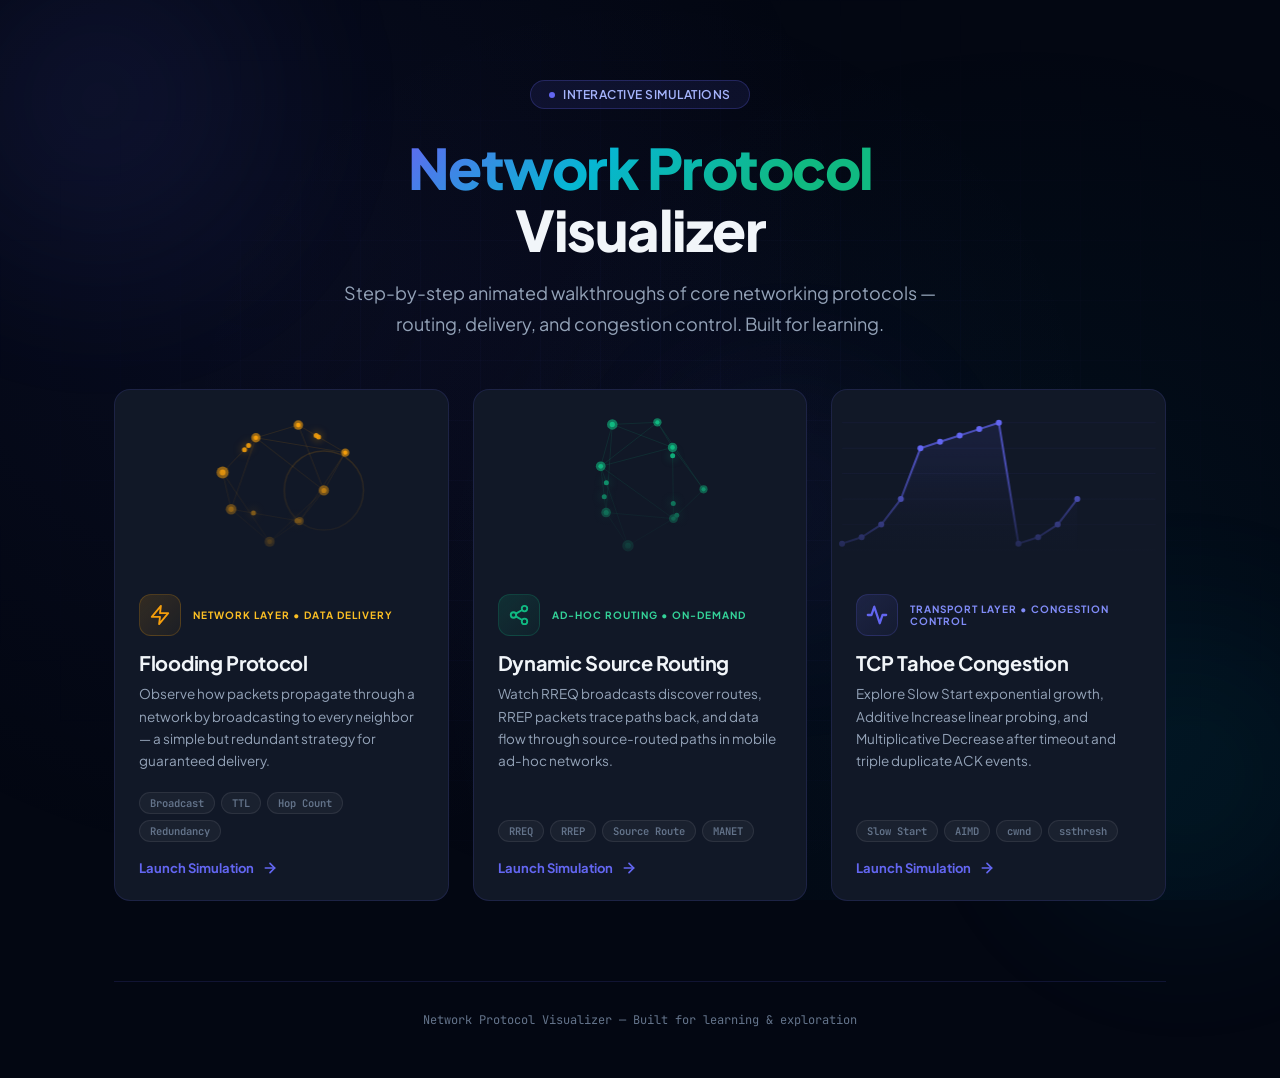
<file: index.html>
<!DOCTYPE html>
<html lang="en">
<head>
    <meta charset="UTF-8">
    <meta name="viewport" content="width=device-width, initial-scale=1.0">
    <title>Network Protocol Visualizer | Interactive Simulations</title>
    <meta name="description" content="Interactive network protocol simulations — Flooding, Dynamic Source Routing (DSR), and TCP Tahoe Congestion Control. Step-by-step visual walkthroughs for learning.">
    <link rel="preconnect" href="https://fonts.googleapis.com">
    <link rel="preconnect" href="https://fonts.gstatic.com" crossorigin>
    <link href="https://fonts.googleapis.com/css2?family=JetBrains+Mono:wght@400;500;600;700&family=Plus+Jakarta+Sans:wght@300;400;500;600;700;800&family=Inter:wght@300;400;500;600;700&display=swap" rel="stylesheet">
    <style>
        *, *::before, *::after {
            margin: 0;
            padding: 0;
            box-sizing: border-box;
        }

        :root {
            --bg-deep: #030712;
            --bg-surface: #0a0f1e;
            --bg-card: #111827;
            --bg-card-hover: #1a2340;
            --border-subtle: rgba(99, 102, 241, 0.15);
            --border-hover: rgba(99, 102, 241, 0.4);
            --text-primary: #f1f5f9;
            --text-secondary: #94a3b8;
            --text-muted: #64748b;
            --accent-indigo: #6366f1;
            --accent-cyan: #06b6d4;
            --accent-emerald: #10b981;
            --accent-amber: #f59e0b;
            --accent-rose: #f43f5e;
            --accent-violet: #8b5cf6;
            --font-sans: 'Plus Jakarta Sans', 'Inter', system-ui, sans-serif;
            --font-mono: 'JetBrains Mono', 'Fira Code', monospace;
            --radius-lg: 16px;
            --radius-md: 12px;
            --radius-sm: 8px;
        }

        html {
            scroll-behavior: smooth;
        }

        body {
            font-family: var(--font-sans);
            background: var(--bg-deep);
            color: var(--text-primary);
            min-height: 100vh;
            overflow-x: hidden;
        }

        /* ── Animated Background ── */
        .bg-grid {
            position: fixed;
            inset: 0;
            z-index: 0;
            background-image:
                radial-gradient(circle at 20% 30%, rgba(99, 102, 241, 0.06) 0%, transparent 50%),
                radial-gradient(circle at 80% 70%, rgba(6, 182, 212, 0.05) 0%, transparent 50%),
                radial-gradient(circle at 50% 50%, rgba(139, 92, 246, 0.03) 0%, transparent 60%);
        }

        .bg-grid::before {
            content: '';
            position: absolute;
            inset: 0;
            background-image:
                linear-gradient(rgba(99, 102, 241, 0.03) 1px, transparent 1px),
                linear-gradient(90deg, rgba(99, 102, 241, 0.03) 1px, transparent 1px);
            background-size: 60px 60px;
            mask-image: radial-gradient(ellipse at center, black 30%, transparent 80%);
        }

        /* ── Floating Orbs ── */
        .orb {
            position: fixed;
            border-radius: 50%;
            filter: blur(80px);
            opacity: 0.4;
            animation: float 20s ease-in-out infinite;
            pointer-events: none;
            z-index: 0;
        }

        .orb-1 {
            width: 400px;
            height: 400px;
            background: radial-gradient(circle, rgba(99, 102, 241, 0.3), transparent);
            top: -100px;
            left: -100px;
            animation-delay: 0s;
        }

        .orb-2 {
            width: 350px;
            height: 350px;
            background: radial-gradient(circle, rgba(6, 182, 212, 0.25), transparent);
            bottom: -50px;
            right: -80px;
            animation-delay: -7s;
        }

        .orb-3 {
            width: 300px;
            height: 300px;
            background: radial-gradient(circle, rgba(139, 92, 246, 0.2), transparent);
            top: 40%;
            left: 50%;
            animation-delay: -14s;
        }

        @keyframes float {
            0%, 100% { transform: translate(0, 0) scale(1); }
            25% { transform: translate(30px, -40px) scale(1.05); }
            50% { transform: translate(-20px, 20px) scale(0.95); }
            75% { transform: translate(40px, 30px) scale(1.02); }
        }

        /* ── Main Container ── */
        .container {
            position: relative;
            z-index: 1;
            max-width: 1100px;
            margin: 0 auto;
            padding: 0 24px;
        }

        /* ── Hero Section ── */
        .hero {
            padding: 80px 0 50px;
            text-align: center;
        }

        .hero-badge {
            display: inline-flex;
            align-items: center;
            gap: 8px;
            background: rgba(99, 102, 241, 0.1);
            border: 1px solid rgba(99, 102, 241, 0.25);
            border-radius: 100px;
            padding: 6px 18px;
            font-size: 12px;
            font-weight: 600;
            color: #a5b4fc;
            letter-spacing: 0.5px;
            text-transform: uppercase;
            margin-bottom: 28px;
            animation: fadeInUp 0.6s ease-out;
        }

        .hero-badge .badge-dot {
            width: 6px;
            height: 6px;
            border-radius: 50%;
            background: #6366f1;
            animation: pulse-dot 2s ease-in-out infinite;
        }

        @keyframes pulse-dot {
            0%, 100% { opacity: 1; box-shadow: 0 0 0 0 rgba(99, 102, 241, 0.5); }
            50% { opacity: 0.7; box-shadow: 0 0 0 6px rgba(99, 102, 241, 0); }
        }

        .hero h1 {
            font-size: clamp(36px, 5.5vw, 56px);
            font-weight: 800;
            line-height: 1.1;
            letter-spacing: -1.5px;
            margin-bottom: 18px;
            animation: fadeInUp 0.6s ease-out 0.1s both;
        }

        .hero h1 .gradient-text {
            background: linear-gradient(135deg, #6366f1 0%, #06b6d4 40%, #10b981 80%);
            -webkit-background-clip: text;
            -webkit-text-fill-color: transparent;
            background-clip: text;
        }

        .hero p {
            font-size: clamp(15px, 2vw, 18px);
            color: var(--text-secondary);
            max-width: 600px;
            margin: 0 auto;
            line-height: 1.7;
            font-weight: 400;
            animation: fadeInUp 0.6s ease-out 0.2s both;
        }

        @keyframes fadeInUp {
            from { opacity: 0; transform: translateY(20px); }
            to { opacity: 1; transform: translateY(0); }
        }

        /* ── Cards Grid ── */
        .cards-grid {
            display: grid;
            grid-template-columns: repeat(auto-fit, minmax(320px, 1fr));
            gap: 24px;
            padding-bottom: 80px;
        }

        .sim-card {
            position: relative;
            background: var(--bg-card);
            border: 1px solid var(--border-subtle);
            border-radius: var(--radius-lg);
            overflow: hidden;
            cursor: pointer;
            transition: all 0.4s cubic-bezier(0.16, 1, 0.3, 1);
            text-decoration: none;
            color: inherit;
            display: flex;
            flex-direction: column;
            animation: fadeInUp 0.6s ease-out both;
        }

        .sim-card:nth-child(1) { animation-delay: 0.3s; }
        .sim-card:nth-child(2) { animation-delay: 0.4s; }
        .sim-card:nth-child(3) { animation-delay: 0.5s; }

        .sim-card:hover {
            transform: translateY(-6px);
            border-color: var(--border-hover);
            background: var(--bg-card-hover);
            box-shadow:
                0 20px 40px rgba(0, 0, 0, 0.3),
                0 0 60px rgba(99, 102, 241, 0.08);
        }

        .sim-card::before {
            content: '';
            position: absolute;
            inset: 0;
            border-radius: var(--radius-lg);
            padding: 1px;
            background: linear-gradient(135deg, transparent, rgba(99, 102, 241, 0.15), transparent);
            mask: linear-gradient(#000 0 0) content-box, linear-gradient(#000 0 0);
            mask-composite: exclude;
            opacity: 0;
            transition: opacity 0.4s ease;
            pointer-events: none;
        }

        .sim-card:hover::before {
            opacity: 1;
        }

        /* Card Canvas Preview */
        .card-preview {
            position: relative;
            height: 180px;
            overflow: hidden;
        }

        .card-preview canvas {
            width: 100%;
            height: 100%;
            display: block;
        }

        .card-preview .preview-overlay {
            position: absolute;
            inset: 0;
            background: linear-gradient(to bottom, transparent 40%, var(--bg-card) 100%);
            pointer-events: none;
        }

        .sim-card:hover .preview-overlay {
            background: linear-gradient(to bottom, transparent 40%, var(--bg-card-hover) 100%);
        }

        /* Card Body */
        .card-body {
            padding: 24px;
            flex: 1;
            display: flex;
            flex-direction: column;
        }

        .card-icon-row {
            display: flex;
            align-items: center;
            gap: 12px;
            margin-bottom: 14px;
        }

        .card-icon {
            width: 42px;
            height: 42px;
            border-radius: 12px;
            display: flex;
            align-items: center;
            justify-content: center;
            flex-shrink: 0;
        }

        .card-icon svg {
            width: 22px;
            height: 22px;
        }

        .card-icon.icon-flooding {
            background: linear-gradient(135deg, rgba(245, 158, 11, 0.15), rgba(245, 158, 11, 0.05));
            color: #f59e0b;
            border: 1px solid rgba(245, 158, 11, 0.2);
        }

        .card-icon.icon-dsr {
            background: linear-gradient(135deg, rgba(16, 185, 129, 0.15), rgba(16, 185, 129, 0.05));
            color: #10b981;
            border: 1px solid rgba(16, 185, 129, 0.2);
        }

        .card-icon.icon-tahoe {
            background: linear-gradient(135deg, rgba(99, 102, 241, 0.15), rgba(99, 102, 241, 0.05));
            color: #6366f1;
            border: 1px solid rgba(99, 102, 241, 0.2);
        }

        .card-category {
            font-size: 10px;
            font-weight: 700;
            text-transform: uppercase;
            letter-spacing: 1px;
        }

        .card-category.cat-flooding { color: #fbbf24; }
        .card-category.cat-dsr { color: #34d399; }
        .card-category.cat-tahoe { color: #818cf8; }

        .card-title {
            font-size: 20px;
            font-weight: 700;
            letter-spacing: -0.3px;
            margin-bottom: 8px;
        }

        .card-desc {
            font-size: 13.5px;
            line-height: 1.65;
            color: var(--text-secondary);
            margin-bottom: 20px;
            flex: 1;
        }

        .card-tags {
            display: flex;
            flex-wrap: wrap;
            gap: 6px;
            margin-bottom: 18px;
        }

        .tag {
            font-size: 10.5px;
            font-weight: 600;
            font-family: var(--font-mono);
            padding: 3px 10px;
            border-radius: 100px;
            background: rgba(255, 255, 255, 0.04);
            border: 1px solid rgba(255, 255, 255, 0.08);
            color: var(--text-muted);
            transition: all 0.2s ease;
        }

        .sim-card:hover .tag {
            border-color: rgba(255, 255, 255, 0.12);
            color: var(--text-secondary);
        }

        .card-cta {
            display: flex;
            align-items: center;
            gap: 8px;
            font-size: 13px;
            font-weight: 700;
            color: var(--accent-indigo);
            transition: all 0.3s ease;
        }

        .card-cta .arrow {
            transition: transform 0.3s ease;
            display: flex;
        }

        .sim-card:hover .card-cta {
            color: #a5b4fc;
        }

        .sim-card:hover .card-cta .arrow {
            transform: translateX(4px);
        }

        /* ── Footer ── */
        .footer {
            text-align: center;
            padding: 30px 0 50px;
            border-top: 1px solid var(--border-subtle);
        }

        .footer p {
            font-size: 12px;
            color: var(--text-muted);
            font-family: var(--font-mono);
        }

        .footer a {
            color: var(--accent-indigo);
            text-decoration: none;
        }

        /* ── Responsive ── */
        @media (max-width: 700px) {
            .hero {
                padding: 50px 0 30px;
            }
            .cards-grid {
                grid-template-columns: 1fr;
            }
        }
    </style>
</head>
<body>
    <div class="bg-grid"></div>
    <div class="orb orb-1"></div>
    <div class="orb orb-2"></div>
    <div class="orb orb-3"></div>

    <div class="container">
        <!-- Hero -->
        <section class="hero">
            <div class="hero-badge">
                <span class="badge-dot"></span>
                Interactive Simulations
            </div>
            <h1>
                <span class="gradient-text">Network Protocol</span><br>
                Visualizer
            </h1>
            <p>Step-by-step animated walkthroughs of core networking protocols — routing, delivery, and congestion control. Built for learning.</p>
        </section>

        <!-- Cards -->
        <section class="cards-grid">
            <!-- Flooding -->
            <a href="./flooding/" class="sim-card" id="card-flooding">
                <div class="card-preview">
                    <canvas id="preview-flooding"></canvas>
                    <div class="preview-overlay"></div>
                </div>
                <div class="card-body">
                    <div class="card-icon-row">
                        <div class="card-icon icon-flooding">
                            <svg viewBox="0 0 24 24" fill="none" stroke="currentColor" stroke-width="2" stroke-linecap="round" stroke-linejoin="round">
                                <polygon points="13 2 3 14 12 14 11 22 21 10 12 10 13 2"></polygon>
                            </svg>
                        </div>
                        <span class="card-category cat-flooding">Network Layer • Data Delivery</span>
                    </div>
                    <h2 class="card-title">Flooding Protocol</h2>
                    <p class="card-desc">Observe how packets propagate through a network by broadcasting to every neighbor — a simple but redundant strategy for guaranteed delivery.</p>
                    <div class="card-tags">
                        <span class="tag">Broadcast</span>
                        <span class="tag">TTL</span>
                        <span class="tag">Hop Count</span>
                        <span class="tag">Redundancy</span>
                    </div>
                    <div class="card-cta">
                        Launch Simulation
                        <span class="arrow">
                            <svg width="16" height="16" viewBox="0 0 24 24" fill="none" stroke="currentColor" stroke-width="2.5" stroke-linecap="round" stroke-linejoin="round">
                                <line x1="5" y1="12" x2="19" y2="12"></line>
                                <polyline points="12 5 19 12 12 19"></polyline>
                            </svg>
                        </span>
                    </div>
                </div>
            </a>

            <!-- DSR -->
            <a href="./dsr/" class="sim-card" id="card-dsr">
                <div class="card-preview">
                    <canvas id="preview-dsr"></canvas>
                    <div class="preview-overlay"></div>
                </div>
                <div class="card-body">
                    <div class="card-icon-row">
                        <div class="card-icon icon-dsr">
                            <svg viewBox="0 0 24 24" fill="none" stroke="currentColor" stroke-width="2" stroke-linecap="round" stroke-linejoin="round">
                                <circle cx="18" cy="5" r="3"></circle>
                                <circle cx="6" cy="12" r="3"></circle>
                                <circle cx="18" cy="19" r="3"></circle>
                                <line x1="8.59" y1="13.51" x2="15.42" y2="17.49"></line>
                                <line x1="15.41" y1="6.51" x2="8.59" y2="10.49"></line>
                            </svg>
                        </div>
                        <span class="card-category cat-dsr">Ad-Hoc Routing • On-Demand</span>
                    </div>
                    <h2 class="card-title">Dynamic Source Routing</h2>
                    <p class="card-desc">Watch RREQ broadcasts discover routes, RREP packets trace paths back, and data flow through source-routed paths in mobile ad-hoc networks.</p>
                    <div class="card-tags">
                        <span class="tag">RREQ</span>
                        <span class="tag">RREP</span>
                        <span class="tag">Source Route</span>
                        <span class="tag">MANET</span>
                    </div>
                    <div class="card-cta">
                        Launch Simulation
                        <span class="arrow">
                            <svg width="16" height="16" viewBox="0 0 24 24" fill="none" stroke="currentColor" stroke-width="2.5" stroke-linecap="round" stroke-linejoin="round">
                                <line x1="5" y1="12" x2="19" y2="12"></line>
                                <polyline points="12 5 19 12 12 19"></polyline>
                            </svg>
                        </span>
                    </div>
                </div>
            </a>

            <!-- TCP Tahoe -->
            <a href="./tcp-tahoe/" class="sim-card" id="card-tahoe">
                <div class="card-preview">
                    <canvas id="preview-tahoe"></canvas>
                    <div class="preview-overlay"></div>
                </div>
                <div class="card-body">
                    <div class="card-icon-row">
                        <div class="card-icon icon-tahoe">
                            <svg viewBox="0 0 24 24" fill="none" stroke="currentColor" stroke-width="2.5" stroke-linecap="round" stroke-linejoin="round">
                                <polyline points="22 12 18 12 15 21 9 3 6 12 2 12"></polyline>
                            </svg>
                        </div>
                        <span class="card-category cat-tahoe">Transport Layer • Congestion Control</span>
                    </div>
                    <h2 class="card-title">TCP Tahoe Congestion</h2>
                    <p class="card-desc">Explore Slow Start exponential growth, Additive Increase linear probing, and Multiplicative Decrease after timeout and triple duplicate ACK events.</p>
                    <div class="card-tags">
                        <span class="tag">Slow Start</span>
                        <span class="tag">AIMD</span>
                        <span class="tag">cwnd</span>
                        <span class="tag">ssthresh</span>
                    </div>
                    <div class="card-cta">
                        Launch Simulation
                        <span class="arrow">
                            <svg width="16" height="16" viewBox="0 0 24 24" fill="none" stroke="currentColor" stroke-width="2.5" stroke-linecap="round" stroke-linejoin="round">
                                <line x1="5" y1="12" x2="19" y2="12"></line>
                                <polyline points="12 5 19 12 12 19"></polyline>
                            </svg>
                        </span>
                    </div>
                </div>
            </a>
        </section>

        <!-- Footer -->
        <footer class="footer">
            <p>Network Protocol Visualizer — Built for learning &amp; exploration</p>
        </footer>
    </div>

    <script>
        // ── Animated Canvas Previews ──
        class PreviewAnimation {
            constructor(canvasId, type) {
                this.canvas = document.getElementById(canvasId);
                if (!this.canvas) return;
                this.ctx = this.canvas.getContext('2d');
                this.type = type;
                this.time = Math.random() * 100;
                this.nodes = [];
                this.edges = [];
                this.particles = [];
                this.resize();
                this.init();
                window.addEventListener('resize', () => this.resize());
            }

            resize() {
                const rect = this.canvas.parentElement.getBoundingClientRect();
                this.canvas.width = rect.width * window.devicePixelRatio;
                this.canvas.height = rect.height * window.devicePixelRatio;
                this.ctx.scale(window.devicePixelRatio, window.devicePixelRatio);
                this.w = rect.width;
                this.h = rect.height;
            }

            init() {
                if (this.type === 'flooding' || this.type === 'dsr') {
                    // Generate network topology
                    const count = 8;
                    const cx = this.w / 2, cy = this.h / 2;
                    for (let i = 0; i < count; i++) {
                        const angle = (i / count) * Math.PI * 2 + Math.random() * 0.4;
                        const r = 40 + Math.random() * 30;
                        this.nodes.push({
                            x: cx + Math.cos(angle) * r,
                            y: cy + Math.sin(angle) * r,
                            baseX: cx + Math.cos(angle) * r,
                            baseY: cy + Math.sin(angle) * r,
                            r: 4 + Math.random() * 2
                        });
                    }
                    // Edges
                    for (let i = 0; i < count; i++) {
                        for (let j = i + 1; j < count; j++) {
                            const dx = this.nodes[i].baseX - this.nodes[j].baseX;
                            const dy = this.nodes[i].baseY - this.nodes[j].baseY;
                            const dist = Math.sqrt(dx * dx + dy * dy);
                            if (dist < 90) {
                                this.edges.push([i, j]);
                            }
                        }
                    }
                    // Particles along edges
                    for (let k = 0; k < 6; k++) {
                        const edge = this.edges[Math.floor(Math.random() * this.edges.length)];
                        if (edge) {
                            this.particles.push({
                                edge: edge,
                                t: Math.random(),
                                speed: 0.003 + Math.random() * 0.006,
                                dir: Math.random() > 0.5 ? 1 : -1
                            });
                        }
                    }
                } else if (this.type === 'tahoe') {
                    // Sawtooth data
                    this.sawtoothPoints = [];
                    let cwnd = 1;
                    let ssthresh = 16;
                    for (let r = 0; r <= 16; r++) {
                        this.sawtoothPoints.push({ r, cwnd });
                        if (cwnd < ssthresh) {
                            cwnd *= 2;
                            if (cwnd > ssthresh) cwnd = ssthresh;
                        } else {
                            cwnd += 1;
                        }
                        if (r === 8) {
                            ssthresh = Math.floor(cwnd / 2);
                            cwnd = 1;
                        }
                    }
                }
            }

            draw() {
                const ctx = this.ctx;
                ctx.clearRect(0, 0, this.w, this.h);
                this.time += 0.02;

                if (this.type === 'flooding' || this.type === 'dsr') {
                    const color = this.type === 'flooding' ? 'rgba(245, 158, 11,' : 'rgba(16, 185, 129,';

                    // Subtle glow
                    for (const node of this.nodes) {
                        node.x = node.baseX + Math.sin(this.time + node.baseX * 0.05) * 2;
                        node.y = node.baseY + Math.cos(this.time + node.baseY * 0.05) * 2;
                    }

                    // Edges
                    ctx.strokeStyle = color + '0.12)';
                    ctx.lineWidth = 1;
                    for (const [i, j] of this.edges) {
                        ctx.beginPath();
                        ctx.moveTo(this.nodes[i].x, this.nodes[i].y);
                        ctx.lineTo(this.nodes[j].x, this.nodes[j].y);
                        ctx.stroke();
                    }

                    // Nodes
                    for (const node of this.nodes) {
                        ctx.beginPath();
                        ctx.arc(node.x, node.y, node.r, 0, Math.PI * 2);
                        ctx.fillStyle = color + '0.6)';
                        ctx.fill();
                        ctx.beginPath();
                        ctx.arc(node.x, node.y, node.r * 0.5, 0, Math.PI * 2);
                        ctx.fillStyle = color + '1)';
                        ctx.fill();
                    }

                    // Particles
                    for (const p of this.particles) {
                        p.t += p.speed * p.dir;
                        if (p.t > 1 || p.t < 0) {
                            p.dir *= -1;
                            p.t = Math.max(0, Math.min(1, p.t));
                        }
                        const a = this.nodes[p.edge[0]];
                        const b = this.nodes[p.edge[1]];
                        const px = a.x + (b.x - a.x) * p.t;
                        const py = a.y + (b.y - a.y) * p.t;
                        ctx.beginPath();
                        ctx.arc(px, py, 2.5, 0, Math.PI * 2);
                        ctx.fillStyle = color + '0.9)';
                        ctx.shadowColor = color + '0.6)';
                        ctx.shadowBlur = 8;
                        ctx.fill();
                        ctx.shadowBlur = 0;
                    }

                    // Broadcast waves (flooding only)
                    if (this.type === 'flooding') {
                        const waveNode = this.nodes[0];
                        if (waveNode) {
                            const waveR = (this.time * 15) % 80;
                            const alpha = Math.max(0, 0.3 - waveR / 80 * 0.3);
                            ctx.beginPath();
                            ctx.arc(waveNode.x, waveNode.y, waveR, 0, Math.PI * 2);
                            ctx.strokeStyle = `rgba(245, 158, 11, ${alpha})`;
                            ctx.lineWidth = 1.5;
                            ctx.stroke();
                        }
                    }
                } else if (this.type === 'tahoe') {
                    const pts = this.sawtoothPoints;
                    if (!pts || pts.length === 0) return;
                    const padL = 10, padR = 10, padT = 20, padB = 20;
                    const maxR = 16, maxC = 22;
                    const plotW = this.w - padL - padR;
                    const plotH = this.h - padT - padB;
                    const getX = r => padL + (r / maxR) * plotW;
                    const getY = c => padT + plotH - (c / maxC) * plotH;

                    // Grid
                    ctx.strokeStyle = 'rgba(99, 102, 241, 0.06)';
                    ctx.lineWidth = 1;
                    for (let v = 0; v <= maxC; v += 4) {
                        ctx.beginPath();
                        ctx.moveTo(padL, getY(v));
                        ctx.lineTo(this.w - padR, getY(v));
                        ctx.stroke();
                    }

                    // Animated reveal
                    const reveal = Math.min(pts.length, Math.floor(this.time * 1.5) % (pts.length + 10));

                    // Line
                    ctx.beginPath();
                    ctx.strokeStyle = 'rgba(99, 102, 241, 0.7)';
                    ctx.lineWidth = 2;
                    ctx.lineJoin = 'round';
                    for (let i = 0; i < Math.min(reveal, pts.length); i++) {
                        const px = getX(pts[i].r);
                        const py = getY(pts[i].cwnd);
                        if (i === 0) ctx.moveTo(px, py);
                        else ctx.lineTo(px, py);
                    }
                    ctx.stroke();

                    // Fill below
                    if (reveal > 1) {
                        ctx.beginPath();
                        for (let i = 0; i < Math.min(reveal, pts.length); i++) {
                            const px = getX(pts[i].r);
                            const py = getY(pts[i].cwnd);
                            if (i === 0) ctx.moveTo(px, py);
                            else ctx.lineTo(px, py);
                        }
                        const lastIdx = Math.min(reveal, pts.length) - 1;
                        ctx.lineTo(getX(pts[lastIdx].r), getY(0));
                        ctx.lineTo(getX(pts[0].r), getY(0));
                        ctx.closePath();
                        const grad = ctx.createLinearGradient(0, padT, 0, this.h - padB);
                        grad.addColorStop(0, 'rgba(99, 102, 241, 0.12)');
                        grad.addColorStop(1, 'rgba(99, 102, 241, 0.01)');
                        ctx.fillStyle = grad;
                        ctx.fill();
                    }

                    // Dots
                    for (let i = 0; i < Math.min(reveal, pts.length); i++) {
                        ctx.beginPath();
                        ctx.arc(getX(pts[i].r), getY(pts[i].cwnd), 3, 0, Math.PI * 2);
                        ctx.fillStyle = '#6366f1';
                        ctx.fill();
                    }
                }
            }
        }

        // Initialize
        const previews = [
            new PreviewAnimation('preview-flooding', 'flooding'),
            new PreviewAnimation('preview-dsr', 'dsr'),
            new PreviewAnimation('preview-tahoe', 'tahoe')
        ];

        function animate() {
            for (const p of previews) {
                if (p.canvas) p.draw();
            }
            requestAnimationFrame(animate);
        }
        animate();
    </script>
</body>
</html>
</file>
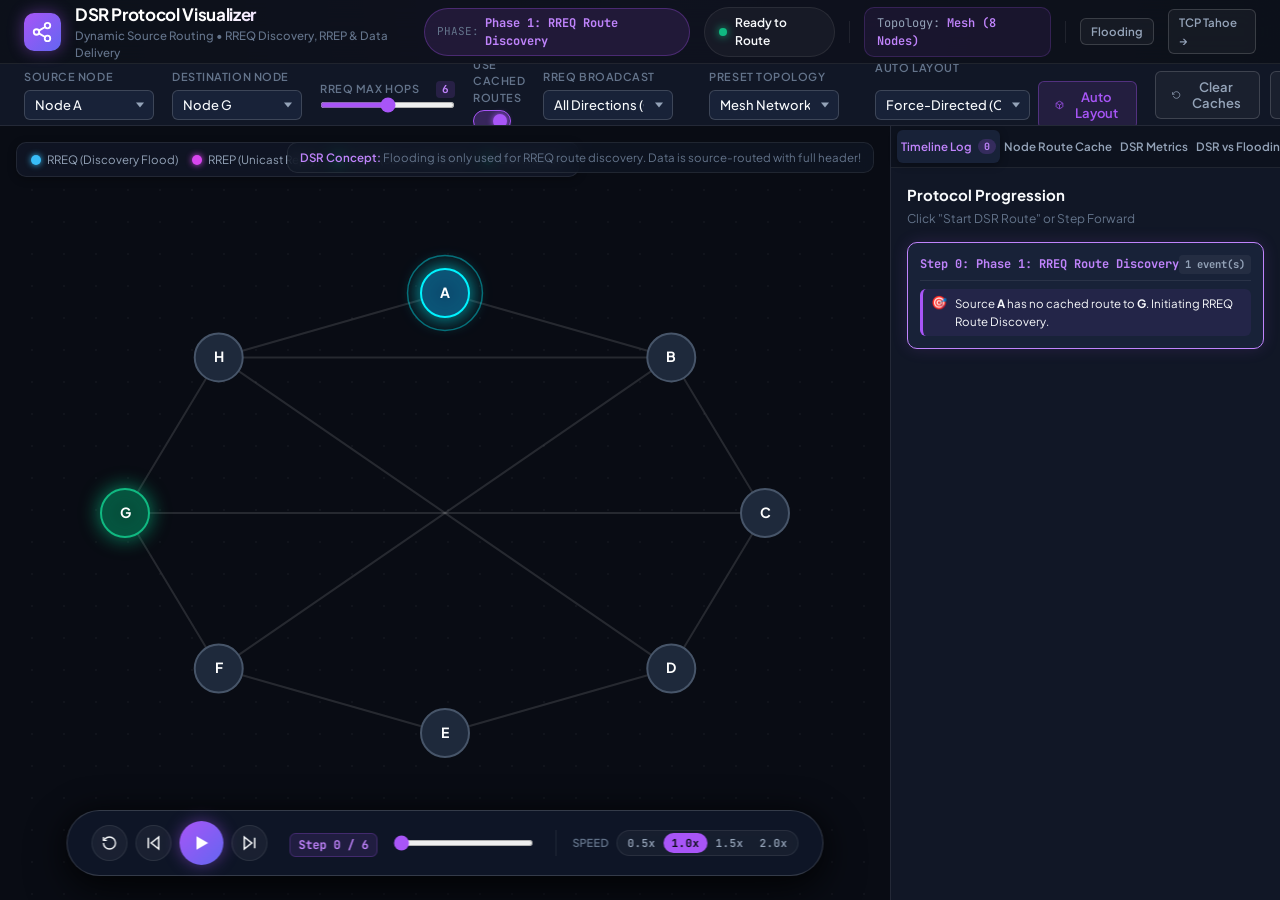
<file: dsr/index.html>
<!DOCTYPE html>
<html lang="en">
<head>
    <meta charset="UTF-8">
    <meta name="viewport" content="width=device-width, initial-scale=1.0">
    <title>DSR Protocol Simulator | Dynamic Source Routing</title>
    <link rel="preconnect" href="https://fonts.googleapis.com">
    <link rel="preconnect" href="https://fonts.gstatic.com" crossorigin>
    <link href="https://fonts.googleapis.com/css2?family=JetBrains+Mono:wght@400;500;600;700&family=Plus+Jakarta+Sans:wght@400;500;600;700;800&display=swap" rel="stylesheet">
    <link rel="stylesheet" href="./style.css">
</head>
<body>
    <div id="app" class="app-shell">
        <!-- Top Navigation Header -->
        <header class="app-header">
            <div class="brand">
                <div class="brand-icon dsr-icon">
                    <svg width="22" height="22" viewBox="0 0 24 24" fill="none" stroke="currentColor" stroke-width="2" stroke-linecap="round" stroke-linejoin="round">
                        <circle cx="18" cy="5" r="3"></circle>
                        <circle cx="6" cy="12" r="3"></circle>
                        <circle cx="18" cy="19" r="3"></circle>
                        <line x1="8.59" y1="13.51" x2="15.42" y2="17.49"></line>
                        <line x1="15.41" y1="6.51" x2="8.59" y2="10.49"></line>
                    </svg>
                </div>
                <div>
                    <h1 class="brand-title">DSR Protocol Visualizer</h1>
                    <p class="brand-subtitle">Dynamic Source Routing • RREQ Discovery, RREP & Data Delivery</p>
                </div>
            </div>

            <div class="header-status-group">
                <!-- Phase Indicator Badge -->
                <div class="phase-badge" id="dsr-phase-badge">
                    <span class="phase-label">Phase:</span>
                    <span class="phase-value" id="dsr-phase-name">Idle</span>
                </div>
                <div class="status-indicator" id="sim-status-badge">
                    <span class="status-dot ready"></span>
                    <span class="status-text" id="sim-status-text">Ready to Route</span>
                </div>
                <div class="header-divider"></div>
                <div class="topology-badge" id="topology-current-badge">
                    Topology: <span id="topology-badge-name">Mesh (8 Nodes)</span>
                </div>
                <div class="header-divider"></div>
                <a href="../flooding/index.html" class="btn btn-xs btn-outline" style="text-decoration: none; color: var(--text-secondary);" title="Switch to Flooding Visualizer">
                    <span>Flooding</span>
                </a>
                <a href="../tcp-tahoe/index.html" class="btn btn-xs btn-outline" style="text-decoration: none; color: var(--text-secondary);" title="Switch to TCP Tahoe visualizer">
                    <span>TCP Tahoe →</span>
                </a>
            </div>
        </header>

        <!-- Configuration Toolbar -->
        <section class="toolbar-section">
            <div class="toolbar-group">
                <label class="control-label" for="source-select">Source Node</label>
                <div class="select-wrapper">
                    <select id="source-select" class="form-select"></select>
                </div>
            </div>

            <div class="toolbar-group">
                <label class="control-label" for="dest-select">Destination Node</label>
                <div class="select-wrapper">
                    <select id="dest-select" class="form-select"></select>
                </div>
            </div>

            <div class="toolbar-group ttl-group">
                <div class="label-with-value">
                    <label class="control-label" for="ttl-slider">RREQ Max Hops</label>
                    <span class="value-chip" id="ttl-value">6</span>
                </div>
                <input type="range" id="ttl-slider" min="2" max="10" value="6" class="range-slider">
            </div>

            <div class="toolbar-group toggle-group">
                <label class="control-label" for="cache-reply-toggle">Use Cached Routes</label>
                <label class="switch">
                    <input type="checkbox" id="cache-reply-toggle" checked>
                    <span class="slider round"></span>
                </label>
            </div>

            <div class="toolbar-group">
                <label class="control-label" for="broadcast-mode-select">RREQ Broadcast</label>
                <div class="select-wrapper">
                    <select id="broadcast-mode-select" class="form-select" title="RREQ transmission radiation mode">
                        <option value="all" selected>All Directions (Omnidirectional)</option>
                        <option value="filtered">Filtered Forwarding (Directed)</option>
                    </select>
                </div>
            </div>

            <div class="toolbar-divider"></div>

            <div class="toolbar-group">
                <label class="control-label" for="topology-select">Preset Topology</label>
                <div class="select-wrapper">
                    <select id="topology-select" class="form-select">
                        <option value="mesh">Mesh Network (Default)</option>
                        <option value="ring">Ring Network (Cycle)</option>
                        <option value="tree">Tree / Hierarchy</option>
                        <option value="adhoc">Ad-Hoc / Multi-hop</option>
                        <option value="custom">Custom / Freehand</option>
                    </select>
                </div>
            </div>

            <div class="toolbar-divider"></div>

            <div class="toolbar-group layout-group">
                <label class="control-label" for="layout-algo-select">Auto Layout</label>
                <div class="layout-controls-combo">
                    <div class="select-wrapper select-wrapper-compact">
                        <select id="layout-algo-select" class="form-select" title="Choose auto layout algorithm">
                            <option value="force">Force-Directed (Organic)</option>
                            <option value="flow">Flow (Source → Dest)</option>
                            <option value="circular">Circular / Radial</option>
                            <option value="grid">Grid Matrix</option>
                        </select>
                    </div>
                    <button id="btn-auto-layout" class="btn btn-secondary" title="Automatically position nodes with visual clarity">
                        <svg width="14" height="14" viewBox="0 0 24 24" fill="none" stroke="currentColor" stroke-width="2">
                            <path d="M21 16V8a2 2 0 0 0-1-1.73l-7-4a2 2 0 0 0-2 0l-7 4A2 2 0 0 0 3 8v8a2 2 0 0 0 1 1.73l7 4a2 2 0 0 0 2 0l7-4A2 2 0 0 0 21 16z"></path>
                            <polyline points="3.27 6.96 12 12.01 20.73 6.96"></polyline>
                            <line x1="12" y1="22.08" x2="12" y2="12"></line>
                        </svg>
                        <span>Auto Layout</span>
                    </button>
                </div>
            </div>

            <div class="toolbar-actions">
                <button id="btn-clear-cache" class="btn btn-outline" title="Purge Route Caches on all nodes">
                    <svg width="14" height="14" viewBox="0 0 24 24" fill="none" stroke="currentColor" stroke-width="2">
                        <polyline points="1 4 1 10 7 10"></polyline>
                        <path d="M3.51 15a9 9 0 1 0 2.13-9.36L1 10"></path>
                    </svg>
                    <span>Clear Caches</span>
                </button>
                <button id="btn-edit-mode" class="btn btn-outline" title="Add or remove nodes and edges">
                    <svg width="14" height="14" viewBox="0 0 24 24" fill="none" stroke="currentColor" stroke-width="2">
                        <path d="M12 20h9"></path>
                        <path d="M16.5 3.5a2.121 2.121 0 0 1 3 3L7 19l-4 1 1-4L16.5 3.5z"></path>
                    </svg>
                    <span>Edit Graph</span>
                </button>
                <button id="btn-start-simulation" class="btn btn-primary">
                    <svg width="15" height="15" viewBox="0 0 24 24" fill="none" stroke="currentColor" stroke-width="2.5">
                        <polygon points="5 3 19 12 5 21 5 3"></polygon>
                    </svg>
                    <span>Start DSR Route</span>
                </button>
            </div>
        </section>

        <!-- Edit Graph Modal / Toolstrip -->
        <div id="graph-edit-strip" class="edit-toolbar hidden">
            <span class="edit-strip-label">Graph Editor:</span>
            <button id="btn-add-node" class="btn btn-xs btn-outline">
                <span>+ Add Node</span>
            </button>
            <button id="btn-connect-mode" class="btn btn-xs btn-outline">
                <span>Connect Nodes</span>
            </button>
            <button id="btn-strip-auto-layout" class="btn btn-xs btn-secondary" title="Automatically arrange nodes">
                <svg width="12" height="12" viewBox="0 0 24 24" fill="none" stroke="currentColor" stroke-width="2">
                    <path d="M21 16V8a2 2 0 0 0-1-1.73l-7-4a2 2 0 0 0-2 0l-7 4A2 2 0 0 0 3 8v8a2 2 0 0 0 1 1.73l7 4a2 2 0 0 0 2 0l7-4A2 2 0 0 0 21 16z"></path>
                </svg>
                <span>Auto-Arrange</span>
            </button>
            <button id="btn-clear-graph" class="btn btn-xs btn-danger">
                <span>Reset Layout</span>
            </button>
            <span class="edit-hint">Click & drag nodes to move. Click two nodes in connect mode to toggle link.</span>
        </div>

        <!-- Main Workspace: Canvas and Sidebar -->
        <main class="main-workspace">
            <!-- Canvas Container -->
            <div class="canvas-panel">
                <div class="canvas-viewport" id="canvas-viewport">
                    <canvas id="network-canvas"></canvas>
                    
                    <!-- Canvas Overlays: Packet Type Legend -->
                    <div class="canvas-legend">
                        <div class="legend-item"><span class="legend-color pkt-rreq"></span> RREQ (Discovery Flood)</div>
                        <div class="legend-item"><span class="legend-color pkt-rrep"></span> RREP (Unicast Reply)</div>
                        <div class="legend-item"><span class="legend-color pkt-data"></span> DATA (Source Routed)</div>
                        <div class="legend-item"><span class="legend-color node-dest"></span> Destination</div>
                    </div>

                    <!-- Canvas Quick Info Card -->
                    <div class="canvas-quick-info" id="quick-info-box">
                        <span class="quick-title">DSR Concept:</span> Flooding is only used for RREQ route discovery. Data is source-routed with full header!
                    </div>
                </div>

                <!-- Floating Bottom Step Animation Controller -->
                <div class="playback-controller">
                    <div class="playback-controls">
                        <button id="btn-ctrl-reset" class="ctrl-btn" title="Reset Simulation">
                            <svg width="16" height="16" viewBox="0 0 24 24" fill="none" stroke="currentColor" stroke-width="2">
                                <path d="M3 12a9 9 0 1 0 9-9 9.75 9.75 0 0 0-6.74 2.74L3 8"></path>
                                <path d="M3 3v5h5"></path>
                            </svg>
                        </button>
                        <button id="btn-ctrl-prev" class="ctrl-btn" title="Previous Step (Step Back)">
                            <svg width="18" height="18" viewBox="0 0 24 24" fill="none" stroke="currentColor" stroke-width="2">
                                <polygon points="19 20 9 12 19 4 19 20"></polygon>
                                <line x1="5" y1="19" x2="5" y2="5"></line>
                            </svg>
                        </button>
                        <button id="btn-ctrl-play" class="ctrl-btn play-main-btn" title="Play / Pause">
                            <svg id="icon-play" width="20" height="20" viewBox="0 0 24 24" fill="currentColor">
                                <polygon points="6 4 20 12 6 20 6 4"></polygon>
                            </svg>
                            <svg id="icon-pause" class="hidden" width="20" height="20" viewBox="0 0 24 24" fill="currentColor">
                                <rect x="6" y="4" width="4" height="16"></rect>
                                <rect x="14" y="4" width="4" height="16"></rect>
                            </svg>
                        </button>
                        <button id="btn-ctrl-next" class="ctrl-btn" title="Next Step (Step Forward)">
                            <svg width="18" height="18" viewBox="0 0 24 24" fill="none" stroke="currentColor" stroke-width="2">
                                <polygon points="5 4 15 12 5 20 5 4"></polygon>
                                <line x1="19" y1="5" x2="19" y2="19"></line>
                            </svg>
                        </button>
                    </div>

                    <div class="playback-timeline">
                        <div class="round-tracker">
                            <span class="round-badge" id="current-round-text">Step 0 / 0</span>
                        </div>
                        <input type="range" id="timeline-slider" min="0" max="0" value="0" class="timeline-range" disabled>
                    </div>

                    <div class="speed-controls">
                        <span class="speed-label">Speed</span>
                        <div class="speed-buttons" id="speed-btn-group">
                            <button class="speed-pill" data-speed="0.5">0.5x</button>
                            <button class="speed-pill active" data-speed="1.0">1.0x</button>
                            <button class="speed-pill" data-speed="1.5">1.5x</button>
                            <button class="speed-pill" data-speed="2.0">2.0x</button>
                        </div>
                    </div>
                </div>
            </div>

            <!-- Right Inspector & Information Sidebar -->
            <aside class="sidebar-panel">
                <nav class="sidebar-tabs">
                    <button class="tab-btn active" data-tab="tab-timeline">
                        <span>Timeline Log</span>
                        <span class="badge" id="log-count-badge">0</span>
                    </button>
                    <button class="tab-btn" data-tab="tab-inspector">
                        <span>Node Route Cache</span>
                    </button>
                    <button class="tab-btn" data-tab="tab-metrics">
                        <span>DSR Metrics</span>
                    </button>
                    <button class="tab-btn" data-tab="tab-theory">
                        <span>DSR vs Flooding</span>
                    </button>
                </nav>

                <div class="sidebar-content">
                    <!-- Tab 1: Step & Event Timeline Log -->
                    <div id="tab-timeline" class="tab-pane active">
                        <div class="timeline-header">
                            <h3>Protocol Progression</h3>
                            <span class="step-summary-text" id="timeline-status-summary">Click "Start DSR Route" or Step Forward</span>
                        </div>
                        <div class="timeline-events-container" id="timeline-events-list">
                            <div class="empty-state">
                                <div class="empty-icon">🧭</div>
                                <p>No protocol steps yet.<br>Click <strong>Start DSR Route</strong> or <strong>Step Forward</strong> to watch RREQ, RREP, and DATA transmission.</p>
                            </div>
                        </div>
                    </div>

                    <!-- Tab 2: Node Inspector & Route Cache -->
                    <div id="tab-inspector" class="tab-pane">
                        <div class="inspector-header">
                            <h3 id="inspector-node-title">Node Cache Inspector</h3>
                            <span class="inspector-hint" id="inspector-node-subtitle">Click any node in canvas to inspect its Route Cache</span>
                        </div>
                        <div id="inspector-body" class="inspector-body empty">
                            <div class="empty-state">
                                <div class="empty-icon">🗂️</div>
                                <p>Select a node to view its cached routes, RREQ seen-list, and role in the DSR network.</p>
                            </div>
                        </div>
                    </div>

                    <!-- Tab 3: DSR Metrics -->
                    <div id="tab-metrics" class="tab-pane">
                        <div class="metrics-grid">
                            <div class="metric-card highlight-cyan">
                                <span class="metric-label">RREQ Packets</span>
                                <span class="metric-value" id="metric-rreq">0</span>
                                <span class="metric-sub">Discovery broadcast</span>
                            </div>
                            <div class="metric-card highlight-purple">
                                <span class="metric-label">RREP Packets</span>
                                <span class="metric-value" id="metric-rrep">0</span>
                                <span class="metric-sub">Unicast route replies</span>
                            </div>
                            <div class="metric-card highlight-success">
                                <span class="metric-label">DATA Hops</span>
                                <span class="metric-value" id="metric-data-hops">0</span>
                                <span class="metric-sub">Source-routed hops</span>
                            </div>
                            <div class="metric-card">
                                <span class="metric-label">Route Discovered</span>
                                <span class="metric-value" id="metric-route-status">None</span>
                                <span class="metric-sub" id="metric-route-path">-</span>
                            </div>
                            <div class="metric-card">
                                <span class="metric-label">Total Messages</span>
                                <span class="metric-value" id="metric-total-msgs">0</span>
                                <span class="metric-sub">RREQ + RREP + DATA</span>
                            </div>
                            <div class="metric-card highlight-emerald">
                                <span class="metric-label">Delivery Status</span>
                                <span class="metric-value" id="metric-delivery-status" style="font-size:16px;">Pending</span>
                                <span class="metric-sub">End-to-end data delivery</span>
                            </div>
                        </div>

                        <div class="metrics-card-full">
                            <h4>Active Source Route Record</h4>
                            <div id="metric-source-route-box" class="paths-list">
                                <p class="text-muted">No route established yet.</p>
                            </div>
                        </div>
                    </div>

                    <!-- Tab 4: DSR vs Flooding Comparison -->
                    <div id="tab-theory" class="tab-pane">
                        <div class="theory-article">
                            <h4>Why DSR Over Pure Flooding?</h4>
                            <p>Pure Flooding floods <em>every single data packet</em> to every node in the network, creating extreme bandwidth waste ("Broadcast Storm").</p>
                            
                            <div class="theory-callout">
                                <strong>DSR (Dynamic Source Routing) Architecture:</strong>
                                <ul>
                                    <li><strong>1. Reactive Discovery (RREQ):</strong> Flooding is only used once to find a path when no cached route exists. RREQ packets are lightweight.</li>
                                    <li><strong>2. Route Accumulation:</strong> Each intermediate node appends its address to the RREQ header (e.g. <code>[S, A, B]</code>).</li>
                                    <li><strong>3. Unicast Reply (RREP):</strong> Destination answers with RREP routed directly along the reverse path: <code>[D, B, A, S]</code>.</li>
                                    <li><strong>4. Source Routed Data:</strong> Once route is learned, DATA packets carry the full path in their header: <code>[S → A → B → D]</code>. No flooding is used for actual data!</li>
                                    <li><strong>5. Route Caching:</strong> Nodes learn and cache routes snooped from packets passing by.</li>
                                </ul>
                            </div>

                            <h4>Comparison Summary</h4>
                            <div class="pros-cons-grid">
                                <div class="pros-box">
                                    <span class="box-title">DSR Advantages</span>
                                    <ul>
                                        <li>Zero flooding overhead for regular data packets</li>
                                        <li>Loop-free routing by design</li>
                                        <li>Nodes cache multiple alternative routes</li>
                                    </ul>
                                </div>
                                <div class="cons-box">
                                    <span class="box-title">DSR Overheads</span>
                                    <ul>
                                        <li>Packet header size grows with path length</li>
                                        <li>Route discovery latency on first packet</li>
                                        <li>Route maintenance needed on link breaks</li>
                                    </ul>
                                </div>
                            </div>
                        </div>
                    </div>
                </div>
            </aside>
        </main>
    </div>

    <!-- Script Entrypoint -->
    <script src="./script.js"></script>
</body>
</html>
</file>
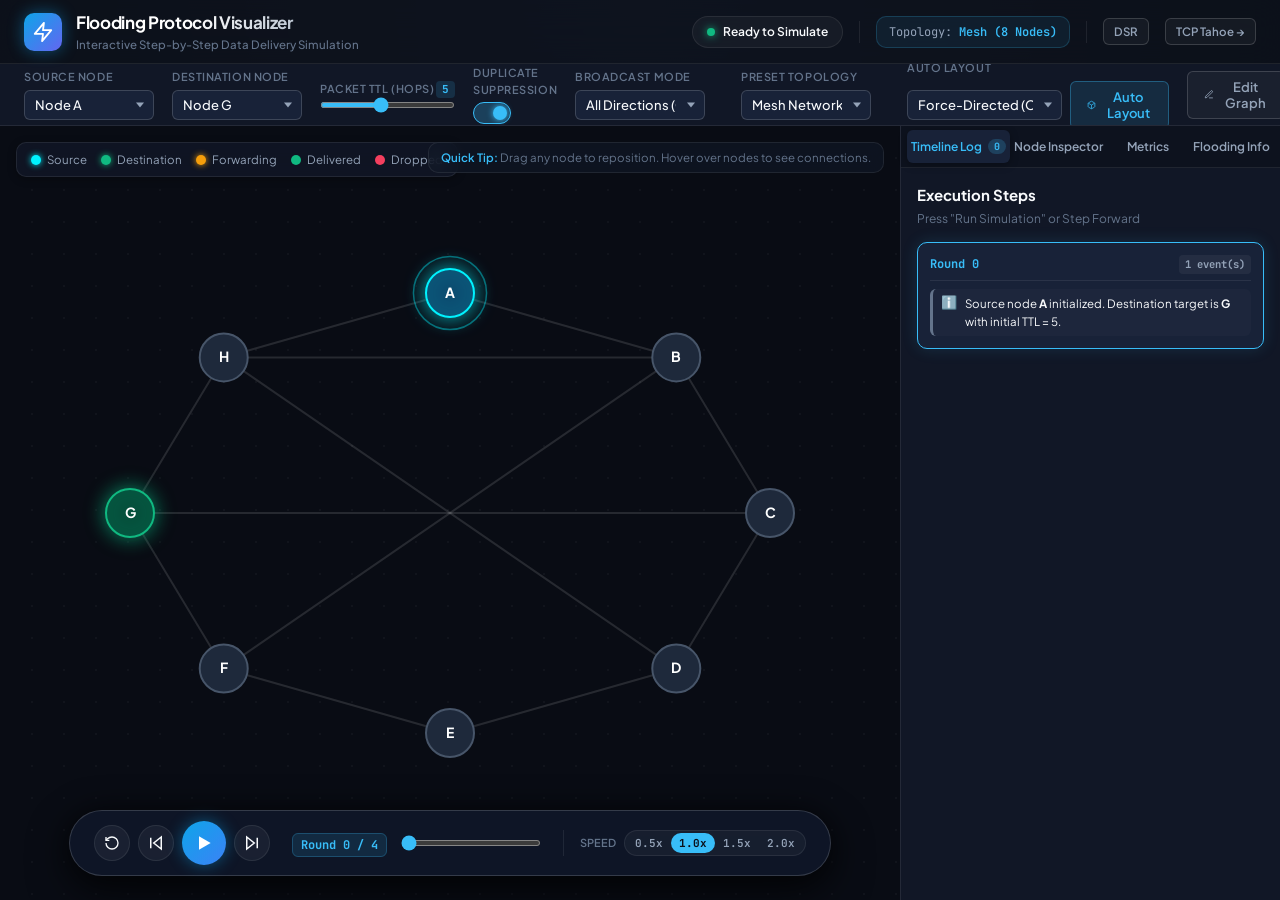
<file: flooding/index.html>
<!DOCTYPE html>
<html lang="en">
<head>
    <meta charset="UTF-8">
    <meta name="viewport" content="width=device-width, initial-scale=1.0">
    <title>Flooding Protocol Simulator | Network Data Delivery</title>
    <link rel="preconnect" href="https://fonts.googleapis.com">
    <link rel="preconnect" href="https://fonts.gstatic.com" crossorigin>
    <link href="https://fonts.googleapis.com/css2?family=JetBrains+Mono:wght@400;500;600;700&family=Plus+Jakarta+Sans:wght@400;500;600;700;800&display=swap" rel="stylesheet">
    <link rel="stylesheet" href="./style.css">
</head>
<body>
    <div id="app" class="app-shell">
        <!-- Top Navigation Header -->
        <header class="app-header">
            <div class="brand">
                <div class="brand-icon">
                    <svg width="22" height="22" viewBox="0 0 24 24" fill="none" stroke="currentColor" stroke-width="2" stroke-linecap="round" stroke-linejoin="round">
                        <polygon points="13 2 3 14 12 14 11 22 21 10 12 10 13 2"></polygon>
                    </svg>
                </div>
                <div>
                    <h1 class="brand-title">Flooding Protocol Visualizer</h1>
                    <p class="brand-subtitle">Interactive Step-by-Step Data Delivery Simulation</p>
                </div>
            </div>

            <div class="header-status-group">
                <div class="status-indicator" id="sim-status-badge">
                    <span class="status-dot ready"></span>
                    <span class="status-text" id="sim-status-text">Ready to Simulate</span>
                </div>
                <div class="header-divider"></div>
                <div class="topology-badge" id="topology-current-badge">
                    Topology: <span id="topology-badge-name">Mesh (8 Nodes)</span>
                </div>
                <div class="header-divider"></div>
                <a href="../dsr/index.html" class="btn btn-xs btn-outline" style="text-decoration: none; color: var(--text-secondary);" title="Switch to DSR Protocol visualizer">
                    <span>DSR</span>
                </a>
                <a href="../tcp-tahoe/index.html" class="btn btn-xs btn-outline" style="text-decoration: none; color: var(--text-secondary);" title="Switch to TCP Tahoe visualizer">
                    <span>TCP Tahoe →</span>
                </a>
            </div>
        </header>

        <!-- Configuration Toolbar -->
        <section class="toolbar-section">
            <div class="toolbar-group">
                <label class="control-label" for="source-select">Source Node</label>
                <div class="select-wrapper">
                    <select id="source-select" class="form-select"></select>
                </div>
            </div>

            <div class="toolbar-group">
                <label class="control-label" for="dest-select">Destination Node</label>
                <div class="select-wrapper">
                    <select id="dest-select" class="form-select"></select>
                </div>
            </div>

            <div class="toolbar-group ttl-group">
                <div class="label-with-value">
                    <label class="control-label" for="ttl-slider">Packet TTL (Hops)</label>
                    <span class="value-chip" id="ttl-value">5</span>
                </div>
                <input type="range" id="ttl-slider" min="1" max="10" value="5" class="range-slider">
            </div>

            <div class="toolbar-group toggle-group">
                <label class="control-label" for="duplicate-toggle">Duplicate Suppression</label>
                <label class="switch">
                    <input type="checkbox" id="duplicate-toggle" checked>
                    <span class="slider round"></span>
                </label>
            </div>

            <div class="toolbar-group">
                <label class="control-label" for="broadcast-mode-select">Broadcast Mode</label>
                <div class="select-wrapper">
                    <select id="broadcast-mode-select" class="form-select" title="Transmission radiation mode">
                        <option value="all" selected>All Directions (Omnidirectional)</option>
                        <option value="filtered">Filtered Forwarding (Directed)</option>
                    </select>
                </div>
            </div>

            <div class="toolbar-divider"></div>

            <div class="toolbar-group">
                <label class="control-label" for="topology-select">Preset Topology</label>
                <div class="select-wrapper">
                    <select id="topology-select" class="form-select">
                        <option value="mesh">Mesh Network (Default)</option>
                        <option value="ring">Ring Network (Cycle)</option>
                        <option value="tree">Tree / Hierarchy</option>
                        <option value="adhoc">Ad-Hoc / Multi-hop</option>
                        <option value="custom">Custom / Freehand</option>
                    </select>
                </div>
            </div>

            <div class="toolbar-divider"></div>

            <div class="toolbar-group layout-group">
                <label class="control-label" for="layout-algo-select">Auto Layout</label>
                <div class="layout-controls-combo">
                    <div class="select-wrapper select-wrapper-compact">
                        <select id="layout-algo-select" class="form-select" title="Choose auto layout algorithm">
                            <option value="force">Force-Directed (Organic)</option>
                            <option value="flow">Flow (Source → Dest)</option>
                            <option value="circular">Circular / Radial</option>
                            <option value="grid">Grid Matrix</option>
                        </select>
                    </div>
                    <button id="btn-auto-layout" class="btn btn-secondary" title="Automatically position nodes with visual clarity">
                        <svg width="14" height="14" viewBox="0 0 24 24" fill="none" stroke="currentColor" stroke-width="2">
                            <path d="M21 16V8a2 2 0 0 0-1-1.73l-7-4a2 2 0 0 0-2 0l-7 4A2 2 0 0 0 3 8v8a2 2 0 0 0 1 1.73l7 4a2 2 0 0 0 2 0l7-4A2 2 0 0 0 21 16z"></path>
                            <polyline points="3.27 6.96 12 12.01 20.73 6.96"></polyline>
                            <line x1="12" y1="22.08" x2="12" y2="12"></line>
                        </svg>
                        <span>Auto Layout</span>
                    </button>
                </div>
            </div>

            <div class="toolbar-actions">
                <button id="btn-edit-mode" class="btn btn-outline" title="Add or remove nodes and edges">
                    <svg width="15" height="15" viewBox="0 0 24 24" fill="none" stroke="currentColor" stroke-width="2">
                        <path d="M12 20h9"></path>
                        <path d="M16.5 3.5a2.121 2.121 0 0 1 3 3L7 19l-4 1 1-4L16.5 3.5z"></path>
                    </svg>
                    <span>Edit Graph</span>
                </button>
                <button id="btn-start-simulation" class="btn btn-primary">
                    <svg width="15" height="15" viewBox="0 0 24 24" fill="none" stroke="currentColor" stroke-width="2.5">
                        <polygon points="5 3 19 12 5 21 5 3"></polygon>
                    </svg>
                    <span>Run Simulation</span>
                </button>
            </div>
        </section>

        <!-- Edit Graph Modal / Toolstrip (Hidden by default unless edit mode active) -->
        <div id="graph-edit-strip" class="edit-toolbar hidden">
            <span class="edit-strip-label">Graph Editor:</span>
            <button id="btn-add-node" class="btn btn-xs btn-outline">
                <span>+ Add Node</span>
            </button>
            <button id="btn-connect-mode" class="btn btn-xs btn-outline">
                <span>Connect Nodes</span>
            </button>
            <button id="btn-strip-auto-layout" class="btn btn-xs btn-secondary" title="Automatically arrange nodes">
                <svg width="12" height="12" viewBox="0 0 24 24" fill="none" stroke="currentColor" stroke-width="2">
                    <path d="M21 16V8a2 2 0 0 0-1-1.73l-7-4a2 2 0 0 0-2 0l-7 4A2 2 0 0 0 3 8v8a2 2 0 0 0 1 1.73l7 4a2 2 0 0 0 2 0l7-4A2 2 0 0 0 21 16z"></path>
                </svg>
                <span>Auto-Arrange</span>
            </button>
            <button id="btn-clear-graph" class="btn btn-xs btn-danger">
                <span>Reset Layout</span>
            </button>
            <span class="edit-hint">Click & drag nodes to move. In connect mode, click two nodes to link them.</span>
        </div>

        <!-- Main Workspace: Canvas and Sidebar -->
        <main class="main-workspace">
            <!-- Canvas Container -->
            <div class="canvas-panel">
                <div class="canvas-viewport" id="canvas-viewport">
                    <canvas id="network-canvas"></canvas>
                    
                    <!-- Canvas Overlays: Legend -->
                    <div class="canvas-legend">
                        <div class="legend-item"><span class="legend-color node-source"></span> Source</div>
                        <div class="legend-item"><span class="legend-color node-dest"></span> Destination</div>
                        <div class="legend-item"><span class="legend-color node-forwarding"></span> Forwarding</div>
                        <div class="legend-item"><span class="legend-color node-delivered"></span> Delivered</div>
                        <div class="legend-item"><span class="legend-color node-dropped"></span> Dropped</div>
                    </div>

                    <!-- Canvas Quick Info Card -->
                    <div class="canvas-quick-info" id="quick-info-box">
                        <span class="quick-title">Quick Tip:</span> Drag any node to reposition. Hover over nodes to see connections.
                    </div>
                </div>

                <!-- Floating Bottom Step Animation Controller -->
                <div class="playback-controller">
                    <div class="playback-controls">
                        <button id="btn-ctrl-reset" class="ctrl-btn" title="Reset Simulation">
                            <svg width="16" height="16" viewBox="0 0 24 24" fill="none" stroke="currentColor" stroke-width="2">
                                <path d="M3 12a9 9 0 1 0 9-9 9.75 9.75 0 0 0-6.74 2.74L3 8"></path>
                                <path d="M3 3v5h5"></path>
                            </svg>
                        </button>
                        <button id="btn-ctrl-prev" class="ctrl-btn" title="Previous Step (Round Back)">
                            <svg width="18" height="18" viewBox="0 0 24 24" fill="none" stroke="currentColor" stroke-width="2">
                                <polygon points="19 20 9 12 19 4 19 20"></polygon>
                                <line x1="5" y1="19" x2="5" y2="5"></line>
                            </svg>
                        </button>
                        <button id="btn-ctrl-play" class="ctrl-btn play-main-btn" title="Play / Pause">
                            <svg id="icon-play" width="20" height="20" viewBox="0 0 24 24" fill="currentColor">
                                <polygon points="6 4 20 12 6 20 6 4"></polygon>
                            </svg>
                            <svg id="icon-pause" class="hidden" width="20" height="20" viewBox="0 0 24 24" fill="currentColor">
                                <rect x="6" y="4" width="4" height="16"></rect>
                                <rect x="14" y="4" width="4" height="16"></rect>
                            </svg>
                        </button>
                        <button id="btn-ctrl-next" class="ctrl-btn" title="Next Step (Round Forward)">
                            <svg width="18" height="18" viewBox="0 0 24 24" fill="none" stroke="currentColor" stroke-width="2">
                                <polygon points="5 4 15 12 5 20 5 4"></polygon>
                                <line x1="19" y1="5" x2="19" y2="19"></line>
                            </svg>
                        </button>
                    </div>

                    <div class="playback-timeline">
                        <div class="round-tracker">
                            <span class="round-badge" id="current-round-text">Round 0 / 0</span>
                        </div>
                        <input type="range" id="timeline-slider" min="0" max="0" value="0" class="timeline-range" disabled>
                    </div>

                    <div class="speed-controls">
                        <span class="speed-label">Speed</span>
                        <div class="speed-buttons" id="speed-btn-group">
                            <button class="speed-pill" data-speed="0.5">0.5x</button>
                            <button class="speed-pill active" data-speed="1.0">1.0x</button>
                            <button class="speed-pill" data-speed="1.5">1.5x</button>
                            <button class="speed-pill" data-speed="2.0">2.0x</button>
                        </div>
                    </div>
                </div>
            </div>

            <!-- Right Inspector & Information Sidebar -->
            <aside class="sidebar-panel">
                <nav class="sidebar-tabs">
                    <button class="tab-btn active" data-tab="tab-timeline">
                        <span>Timeline Log</span>
                        <span class="badge" id="log-count-badge">0</span>
                    </button>
                    <button class="tab-btn" data-tab="tab-inspector">
                        <span>Node Inspector</span>
                    </button>
                    <button class="tab-btn" data-tab="tab-metrics">
                        <span>Metrics</span>
                    </button>
                    <button class="tab-btn" data-tab="tab-theory">
                        <span>Flooding Info</span>
                    </button>
                </nav>

                <div class="sidebar-content">
                    <!-- Tab 1: Step & Event Timeline Log -->
                    <div id="tab-timeline" class="tab-pane active">
                        <div class="timeline-header">
                            <h3>Execution Steps</h3>
                            <span class="step-summary-text" id="timeline-status-summary">Press "Run Simulation" or Step Forward</span>
                        </div>
                        <div class="timeline-events-container" id="timeline-events-list">
                            <div class="empty-state">
                                <div class="empty-icon">📡</div>
                                <p>No simulation steps yet.<br>Configure inputs above and click <strong>Run Simulation</strong> or <strong>Step Forward</strong>.</p>
                            </div>
                        </div>
                    </div>

                    <!-- Tab 2: Node Inspector -->
                    <div id="tab-inspector" class="tab-pane">
                        <div class="inspector-header">
                            <h3 id="inspector-node-title">Node Details</h3>
                            <span class="inspector-hint" id="inspector-node-subtitle">Click on any node in the network to inspect</span>
                        </div>
                        <div id="inspector-body" class="inspector-body empty">
                            <div class="empty-state">
                                <div class="empty-icon">🔍</div>
                                <p>Select a node from the canvas to view its routing table, packet cache, and forwarding log.</p>
                            </div>
                        </div>
                    </div>

                    <!-- Tab 3: Simulation Metrics & Analytics -->
                    <div id="tab-metrics" class="tab-pane">
                        <div class="metrics-grid">
                            <div class="metric-card">
                                <span class="metric-label">Packets Injected</span>
                                <span class="metric-value" id="metric-sent">0</span>
                                <span class="metric-sub">Total transmissions</span>
                            </div>
                            <div class="metric-card highlight-success">
                                <span class="metric-label">Copies Delivered</span>
                                <span class="metric-value" id="metric-delivered">0</span>
                                <span class="metric-sub">Reached destination</span>
                            </div>
                            <div class="metric-card highlight-warning">
                                <span class="metric-label">Duplicates Dropped</span>
                                <span class="metric-value" id="metric-duplicates">0</span>
                                <span class="metric-sub">Suppressed redundant</span>
                            </div>
                            <div class="metric-card highlight-danger">
                                <span class="metric-label">TTL Expirations</span>
                                <span class="metric-value" id="metric-ttl-expired">0</span>
                                <span class="metric-sub">Hop count hit 0</span>
                            </div>
                            <div class="metric-card">
                                <span class="metric-label">Shortest Hop Path</span>
                                <span class="metric-value" id="metric-min-hops">-</span>
                                <span class="metric-sub">Hops from source</span>
                            </div>
                            <div class="metric-card">
                                <span class="metric-label">Overhead Ratio</span>
                                <span class="metric-value" id="metric-overhead">-</span>
                                <span class="metric-sub">Transmissions / Delivery</span>
                            </div>
                        </div>

                        <div class="metrics-card-full">
                            <h4>Delivery Path Analysis</h4>
                            <div id="metric-paths-list" class="paths-list">
                                <p class="text-muted">Run simulation to see paths found.</p>
                            </div>
                        </div>
                    </div>

                    <!-- Tab 4: Educational Theory & Guide -->
                    <div id="tab-theory" class="tab-pane">
                        <div class="theory-article">
                            <h4>How Flooding Algorithm Works</h4>
                            <p>Flooding is a straightforward data transmission and routing technique where every incoming packet is sent out on every outgoing line except the one it arrived on.</p>
                            
                            <div class="theory-callout">
                                <strong>Core Rules of Flooding:</strong>
                                <ul>
                                    <li><strong>1. Broadcast to Neighbors:</strong> Source injects packet to all connected 1-hop neighbors.</li>
                                    <li><strong>2. Reverse Path Filter:</strong> Nodes never echo a packet back onto the exact link it arrived from.</li>
                                    <li><strong>3. Hop-Count / TTL:</strong> Every packet carries a Time-To-Live (TTL) decremented at each hop. If TTL drops to 0, the packet is discarded.</li>
                                    <li><strong>4. Duplicate Filtering:</strong> Nodes remember previously seen <code>(Source, Seq#)</code> pairs to discard duplicates and prevent infinite looping.</li>
                                </ul>
                            </div>

                            <h4>Strengths & Weaknesses</h4>
                            <div class="pros-cons-grid">
                                <div class="pros-box">
                                    <span class="box-title">✅ Advantages</span>
                                    <ul>
                                        <li>Extremely robust against node failure</li>
                                        <li>Always finds shortest path</li>
                                        <li>No routing table computation required</li>
                                    </ul>
                                </div>
                                <div class="cons-box">
                                    <span class="box-title">⚠️ Limitations</span>
                                    <ul>
                                        <li>Generates massive duplicate overhead ("Broadcast Storm")</li>
                                        <li>Consumes high bandwidth & battery</li>
                                        <li>Requires duplicate caches or strict TTL</li>
                                    </ul>
                                </div>
                            </div>

                            <h4>Connection to DSR Protocol</h4>
                            <p class="theory-note">
                                In <strong>Dynamic Source Routing (DSR)</strong>, flooding is selectively used during the <em>Route Discovery</em> phase (RREQ packets). Instead of blindly flooding data payload, DSR floods tiny route request packets to discover the optimal path, which is then cached for unicast transmission.
                            </p>
                        </div>
                    </div>
                </div>
            </aside>
        </main>
    </div>

    <!-- Script Entrypoint -->
    <script src="./script.js"></script>
</body>
</html>
</file>
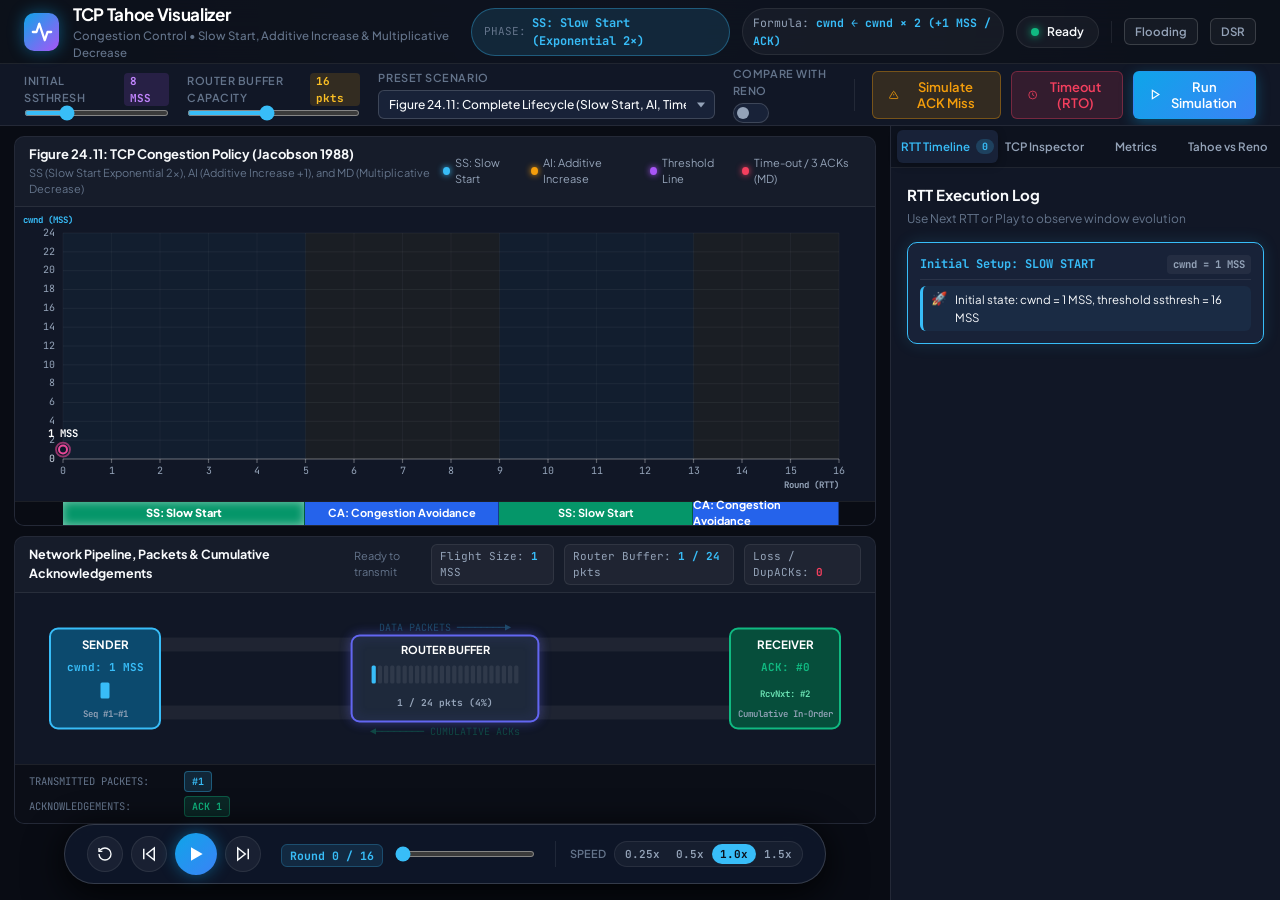
<file: tcp-tahoe/index.html>
<!DOCTYPE html>
<html lang="en">
<head>
    <meta charset="UTF-8">
    <meta name="viewport" content="width=device-width, initial-scale=1.0">
    <title>TCP Tahoe Simulator | Congestion Control Visualizer</title>
    <link rel="preconnect" href="https://fonts.googleapis.com">
    <link rel="preconnect" href="https://fonts.gstatic.com" crossorigin>
    <link href="https://fonts.googleapis.com/css2?family=JetBrains+Mono:wght@400;500;600;700&family=Plus+Jakarta+Sans:wght@400;500;600;700;800&display=swap" rel="stylesheet">
    <link rel="stylesheet" href="./style.css">
</head>
<body>
    <div id="app" class="app-shell">
        <!-- Top Navigation Header -->
        <header class="app-header">
            <div class="brand">
                <div class="brand-icon tahoe-icon">
                    <svg width="22" height="22" viewBox="0 0 24 24" fill="none" stroke="currentColor" stroke-width="2.5" stroke-linecap="round" stroke-linejoin="round">
                        <polyline points="22 12 18 12 15 21 9 3 6 12 2 12"></polyline>
                    </svg>
                </div>
                <div>
                    <h1 class="brand-title">TCP Tahoe Visualizer</h1>
                    <p class="brand-subtitle">Congestion Control • Slow Start, Additive Increase & Multiplicative Decrease</p>
                </div>
            </div>

            <div class="header-status-group">
                <!-- Current Phase Indicator Badge -->
                <div class="phase-badge phase-slowstart" id="tahoe-phase-badge">
                    <span class="phase-label">Phase:</span>
                    <span class="phase-value" id="tahoe-phase-text">Slow Start (Exponential)</span>
                </div>
                <!-- Growth Rate Chip -->
                <div class="growth-chip" id="growth-rate-chip">
                    Formula: <span id="growth-rate-formula">cwnd ← cwnd × 2</span>
                </div>
                <div class="status-indicator" id="sim-status-badge">
                    <span class="status-dot ready"></span>
                    <span class="status-text" id="sim-status-text">Ready</span>
                </div>
                <div class="header-divider"></div>
                <a href="../flooding/index.html" class="btn btn-xs btn-outline" style="text-decoration:none; color:var(--text-secondary);" title="Go to Flooding visualizer">
                    <span>Flooding</span>
                </a>
                <a href="../dsr/index.html" class="btn btn-xs btn-outline" style="text-decoration:none; color:var(--text-secondary);" title="Go to DSR visualizer">
                    <span>DSR</span>
                </a>
            </div>
        </header>

        <!-- Configuration Toolbar -->
        <section class="toolbar-section">
            <div class="toolbar-group">
                <div class="label-with-value">
                    <label class="control-label" for="ssthresh-slider">Initial ssthresh</label>
                    <span class="value-chip chip-purple" id="ssthresh-val">8 MSS</span>
                </div>
                <input type="range" id="ssthresh-slider" min="2" max="24" value="8" class="range-slider">
            </div>

            <div class="toolbar-group">
                <div class="label-with-value">
                    <label class="control-label" for="buffer-slider">Router Buffer Capacity</label>
                    <span class="value-chip chip-amber" id="buffer-val">16 pkts</span>
                </div>
                <input type="range" id="buffer-slider" min="6" max="28" value="16" class="range-slider">
            </div>

            <div class="toolbar-group">
                <label class="control-label" for="scenario-select">Preset Scenario</label>
                <div class="select-wrapper">
                    <select id="scenario-select" class="form-select">
                        <optgroup label="📚 Textbook Curriculum & References">
                            <option value="textbook_24_11" selected>Figure 24.11: Complete Lifecycle (Slow Start, AI, Timeout & 3 ACKs)</option>
                            <option value="slow_start_exponential">Figure 24.8: Slow Start Exponential Growth (2× Doubling per RTT)</option>
                            <option value="congestion_avoidance_linear">Figure 24.9: Congestion Avoidance Linear Probing (+1 MSS/RTT)</option>
                        </optgroup>
                        <optgroup label="⚡ Packet Loss & Congestion Dynamics">
                            <option value="fast_retransmit_3ack">Mild Congestion: 3 Duplicate ACKs & Fast Retransmit (Packets 1–7)</option>
                            <option value="severe_timeout_rto">Severe Blackout: Dead Link & Retransmission Timeout (RTO Timer)</option>
                            <option value="buffer_overflow_taildrop">Router Bottleneck: Tail Drop Queue Overflow Oscillations</option>
                            <option value="random_wireless_loss">Transient Wireless Loss: False Congestion Collapse Penalty</option>
                        </optgroup>
                        <optgroup label="🔬 Protocol Comparisons & Topologies">
                            <option value="tahoe_vs_reno">Tahoe vs Reno Showdown: Fast Recovery vs Slow Start Penalty</option>
                            <option value="high_bdp_pipe">High BDP Pipe: Long Fat Network (Deep Buffer Pipeline)</option>
                        </optgroup>
                    </select>
                </div>
            </div>

            <div class="toolbar-group toggle-group">
                <label class="control-label" for="reno-compare-toggle">Compare with Reno</label>
                <label class="switch">
                    <input type="checkbox" id="reno-compare-toggle">
                    <span class="slider round"></span>
                </label>
            </div>

            <div class="toolbar-divider"></div>

            <div class="toolbar-actions">
                <button id="btn-ack-miss" class="btn btn-warning" title="Drop packet #4 to trigger 3 Duplicate ACKs">
                    <svg width="14" height="14" viewBox="0 0 24 24" fill="none" stroke="currentColor" stroke-width="2">
                        <path d="M10.29 3.86L1.82 18a2 2 0 0 0 1.71 3h16.94a2 2 0 0 0 1.71-3L13.71 3.86a2 2 0 0 0-3.42 0z"></path>
                        <line x1="12" y1="9" x2="12" y2="13"></line>
                        <line x1="12" y1="17" x2="12.01" y2="17"></line>
                    </svg>
                    <span>Simulate ACK Miss</span>
                </button>
                <button id="btn-force-loss" class="btn btn-danger" title="Force timeout on next RTT">
                    <svg width="14" height="14" viewBox="0 0 24 24" fill="none" stroke="currentColor" stroke-width="2">
                        <circle cx="12" cy="12" r="10"></circle>
                        <polyline points="12 6 12 12 16 14"></polyline>
                    </svg>
                    <span>Timeout (RTO)</span>
                </button>
                <button id="btn-run-sim" class="btn btn-primary">
                    <svg width="15" height="15" viewBox="0 0 24 24" fill="none" stroke="currentColor" stroke-width="2.5">
                        <polygon points="5 3 19 12 5 21 5 3"></polygon>
                    </svg>
                    <span>Run Simulation</span>
                </button>
            </div>
        </section>

        <!-- Main Workspace: Split Canvas & Sidebar -->
        <main class="main-workspace">
            <div class="canvas-panel tahoe-split-panel">
                <!-- Upper View: cwnd vs RTT Chart (Figure 24.11) -->
                <div class="chart-container">
                    <div class="chart-header-bar">
                        <div class="chart-title-group">
                            <span class="chart-title">Figure 24.11: TCP Congestion Policy (Jacobson 1988)</span>
                            <span class="chart-desc">SS (Slow Start Exponential 2×), AI (Additive Increase +1), and MD (Multiplicative Decrease)</span>
                        </div>
                        <div class="chart-legend">
                            <div class="legend-item"><span class="legend-dot dot-slowstart"></span> SS: Slow Start</div>
                            <div class="legend-item"><span class="legend-dot dot-avoidance"></span> AI: Additive Increase</div>
                            <div class="legend-item"><span class="legend-dot dot-ssthresh"></span> Threshold Line</div>
                            <div class="legend-item"><span class="legend-dot dot-loss"></span> Time-out / 3 ACKs (MD)</div>
                            <div class="legend-item legend-reno-item hidden" id="legend-reno"><span class="legend-dot dot-reno"></span> Reno (Fast Recovery)</div>
                        </div>
                    </div>
                    <div class="chart-canvas-wrap" id="chart-wrap">
                        <canvas id="chart-canvas"></canvas>
                        <!-- Chart Tooltip Overlay -->
                        <div id="chart-tooltip" class="chart-tooltip hidden"></div>
                    </div>
                    <!-- Bottom Phase Ribbon Matching Figure 24.11 -->
                    <div class="figure-phase-ribbon" id="phase-ribbon-bar">
                        <!-- Dynamically generated from simulation data -->
                    </div>
                </div>

                <!-- Lower View: Animated Transmission Pipe & Sliding Window -->
                <div class="pipe-container">
                    <div class="pipe-header-bar">
                        <div class="pipe-title-group">
                            <span class="pipe-title">Network Pipeline, Packets & Cumulative Acknowledgements</span>
                            <span class="pipe-sub" id="pipe-live-status">Ready to transmit</span>
                        </div>
                        <div class="pipe-metrics-quick">
                            <span class="metric-pill">Flight Size: <strong id="quick-inflight">1</strong> MSS</span>
                            <span class="metric-pill">Router Buffer: <strong id="quick-queue">0 / 16</strong> pkts</span>
                            <span class="metric-pill" id="quick-drop-badge">Loss / DupACKs: <strong>0</strong></span>
                        </div>
                    </div>
                    <div class="pipe-canvas-wrap" id="pipe-wrap">
                        <canvas id="pipe-canvas"></canvas>
                    </div>
                    <!-- Packet vs ACK Timeline Strip -->
                    <div class="ack-miss-strip" id="ack-miss-strip">
                        <div class="strip-row">
                            <span class="strip-label">Transmitted Packets:</span>
                            <div class="strip-tokens" id="strip-packets"></div>
                        </div>
                        <div class="strip-row">
                            <span class="strip-label">Acknowledgements:</span>
                            <div class="strip-tokens" id="strip-acks"></div>
                        </div>
                    </div>
                </div>

                <!-- Floating Playback Controller -->
                <div class="playback-controller">
                    <div class="playback-controls">
                        <button id="btn-ctrl-reset" class="ctrl-btn" title="Reset Simulation">
                            <svg width="16" height="16" viewBox="0 0 24 24" fill="none" stroke="currentColor" stroke-width="2">
                                <path d="M3 12a9 9 0 1 0 9-9 9.75 9.75 0 0 0-6.74 2.74L3 8"></path>
                                <path d="M3 3v5h5"></path>
                            </svg>
                        </button>
                        <button id="btn-ctrl-prev" class="ctrl-btn" title="Previous RTT">
                            <svg width="18" height="18" viewBox="0 0 24 24" fill="none" stroke="currentColor" stroke-width="2">
                                <polygon points="19 20 9 12 19 4 19 20"></polygon>
                                <line x1="5" y1="19" x2="5" y2="5"></line>
                            </svg>
                        </button>
                        <button id="btn-ctrl-play" class="ctrl-btn play-main-btn" title="Play / Pause">
                            <svg id="icon-play" width="20" height="20" viewBox="0 0 24 24" fill="currentColor">
                                <polygon points="6 4 20 12 6 20 6 4"></polygon>
                            </svg>
                            <svg id="icon-pause" class="hidden" width="20" height="20" viewBox="0 0 24 24" fill="currentColor">
                                <rect x="6" y="4" width="4" height="16"></rect>
                                <rect x="14" y="4" width="4" height="16"></rect>
                            </svg>
                        </button>
                        <button id="btn-ctrl-next" class="ctrl-btn" title="Next RTT">
                            <svg width="18" height="18" viewBox="0 0 24 24" fill="none" stroke="currentColor" stroke-width="2">
                                <polygon points="5 4 15 12 5 20 5 4"></polygon>
                                <line x1="19" y1="5" x2="19" y2="19"></line>
                            </svg>
                        </button>
                    </div>

                    <div class="playback-timeline">
                        <div class="round-tracker">
                            <span class="round-badge" id="current-round-text">RTT 0 / 24</span>
                        </div>
                        <input type="range" id="timeline-slider" min="0" max="24" value="0" class="timeline-range">
                    </div>

                    <div class="speed-controls">
                        <span class="speed-label">Speed</span>
                        <div class="speed-buttons" id="speed-btn-group">
                            <button class="speed-pill" data-speed="0.25">0.25x</button>
                            <button class="speed-pill" data-speed="0.5">0.5x</button>
                            <button class="speed-pill active" data-speed="1.0">1.0x</button>
                            <button class="speed-pill" data-speed="1.5">1.5x</button>
                        </div>
                    </div>
                </div>
            </div>

            <!-- Right Inspector & Information Sidebar -->
            <aside class="sidebar-panel">
                <nav class="sidebar-tabs">
                    <button class="tab-btn active" data-tab="tab-timeline">
                        <span>RTT Timeline</span>
                        <span class="badge" id="log-count-badge">0</span>
                    </button>
                    <button class="tab-btn" data-tab="tab-inspector">
                        <span>TCP Inspector</span>
                    </button>
                    <button class="tab-btn" data-tab="tab-metrics">
                        <span>Metrics</span>
                    </button>
                    <button class="tab-btn" data-tab="tab-theory">
                        <span>Tahoe vs Reno</span>
                    </button>
                </nav>

                <div class="sidebar-content">
                    <!-- Tab 1: RTT Progression Log -->
                    <div id="tab-timeline" class="tab-pane active">
                        <div class="timeline-header">
                            <h3>RTT Execution Log</h3>
                            <span class="step-summary-text" id="timeline-status-summary">Use Next RTT or Play to observe window evolution</span>
                        </div>
                        <div class="timeline-events-container" id="timeline-events-list">
                            <div class="empty-state">
                                <div class="empty-icon">📈</div>
                                <p>No RTT rounds simulated yet.<br>Click <strong>Run Simulation</strong> or <strong>Next RTT</strong>.</p>
                            </div>
                        </div>
                    </div>

                    <!-- Tab 2: TCP State Inspector -->
                    <div id="tab-inspector" class="tab-pane">
                        <div class="inspector-header">
                            <h3>TCP Protocol State Snapshot</h3>
                            <span class="inspector-hint">Detailed metrics for sender window, router bottleneck queue, and receiver ACKs</span>
                        </div>

                        <div class="inspector-card">
                            <h4>Sender State (TCP Tahoe)</h4>
                            <div class="key-value-list">
                                <div class="key-value-row">
                                    <span class="key">Live Animation Action</span>
                                    <span class="val highlight-emerald" id="insp-live-action" style="font-size:11px; font-weight:600;">Idle</span>
                                </div>
                                <div class="key-value-row">
                                    <span class="key">Congestion Window (cwnd)</span>
                                    <span class="val highlight-cyan" id="insp-cwnd">1 MSS</span>
                                </div>
                                <div class="key-value-row">
                                    <span class="key">Slow Start Threshold (ssthresh)</span>
                                    <span class="val highlight-purple" id="insp-ssthresh">8 MSS</span>
                                </div>
                                <div class="key-value-row">
                                    <span class="key">Current Operating Phase</span>
                                    <span class="val" id="insp-phase">SLOW START</span>
                                </div>
                                <div class="key-value-row">
                                    <span class="key">Phase Formula</span>
                                    <span class="val highlight-cyan" id="insp-formula">cwnd ← cwnd × 2</span>
                                </div>
                                <div class="key-value-row">
                                    <span class="key">In-Flight Packets</span>
                                    <span class="val" id="insp-inflight">1 MSS</span>
                                </div>
                                <div class="key-value-row">
                                    <span class="key">Duplicate ACKs Received</span>
                                    <span class="val" id="insp-dupacks">0</span>
                                </div>
                            </div>
                        </div>

                        <div class="inspector-card">
                            <h4>Bottleneck Router Queue</h4>
                            <div class="key-value-list">
                                <div class="key-value-row">
                                    <span class="key">Buffer Occupancy</span>
                                    <span class="val" id="insp-buffer-occ">0 / 16 pkts</span>
                                </div>
                                <div class="key-value-row">
                                    <span class="key">Buffer Utilization</span>
                                    <span class="val" id="insp-buffer-util">0%</span>
                                </div>
                                <div class="key-value-row">
                                    <span class="key">Packets Dropped</span>
                                    <span class="val highlight-rose" id="insp-drops">0</span>
                                </div>
                            </div>
                        </div>

                        <div class="inspector-card">
                            <h4>Receiver State</h4>
                            <div class="key-value-list">
                                <div class="key-value-row">
                                    <span class="key">Total Delivered Packets</span>
                                    <span class="val highlight-emerald" id="insp-rcv-ack">0</span>
                                </div>
                                <div class="key-value-row">
                                    <span class="key">Last Cumulative ACK</span>
                                    <span class="val" id="insp-rcv-lastack">ACK #0</span>
                                </div>
                            </div>
                        </div>
                    </div>

                    <!-- Tab 3: Performance Metrics -->
                    <div id="tab-metrics" class="tab-pane">
                        <div class="metrics-grid">
                            <div class="metric-card highlight-cyan">
                                <span class="metric-label">Peak cwnd</span>
                                <span class="metric-value" id="metric-peak-cwnd">1</span>
                                <span class="metric-sub">Maximum window attained</span>
                            </div>
                            <div class="metric-card highlight-success">
                                <span class="metric-label">Delivered Packets</span>
                                <span class="metric-value" id="metric-delivered">0</span>
                                <span class="metric-sub">Successfully ACKed</span>
                            </div>
                            <div class="metric-card highlight-danger">
                                <span class="metric-label">Loss Events</span>
                                <span class="metric-value" id="metric-losses">0</span>
                                <span class="metric-sub">Tahoe reset drops</span>
                            </div>
                            <div class="metric-card highlight-purple">
                                <span class="metric-label">Current ssthresh</span>
                                <span class="metric-value" id="metric-cur-ssthresh">8</span>
                                <span class="metric-sub">Threshold MSS</span>
                            </div>
                            <div class="metric-card">
                                <span class="metric-label">Avg Throughput</span>
                                <span class="metric-value" id="metric-throughput">0</span>
                                <span class="metric-sub">Packets per RTT</span>
                            </div>
                            <div class="metric-card">
                                <span class="metric-label">Goodput Efficiency</span>
                                <span class="metric-value" id="metric-goodput">100%</span>
                                <span class="metric-sub">Delivery ratio</span>
                            </div>
                        </div>

                        <div class="metrics-card-full">
                            <h4>Tahoe Multiplicative Decrease Log</h4>
                            <div id="loss-history-list" class="paths-list">
                                <p class="text-muted">No loss events have occurred yet.</p>
                            </div>
                        </div>
                    </div>

                    <!-- Tab 4: Tahoe Theory & Algorithm Rules -->
                    <div id="tab-theory" class="tab-pane">
                        <div class="theory-article">
                            <h4>TCP Tahoe Congestion Control</h4>
                            <p>Introduced in 1988 by Van Jacobson, TCP Tahoe was the seminal algorithm that saved the early internet from collapse by implementing AIMD (Additive Increase / Multiplicative Decrease).</p>

                            <div class="theory-callout">
                                <strong>The 3 Phases of TCP Tahoe:</strong>
                                <ul>
                                    <li><strong>1. Slow Start:</strong> Begins with <code>cwnd = 1</code>. For every ACK received, <code>cwnd</code> increases by 1 MSS (doubling each RTT: 1, 2, 4, 8...). Runs while <code>cwnd &lt; ssthresh</code>.</li>
                                    <li><strong>2. Congestion Avoidance (Additive Increase):</strong> Once <code>cwnd &ge; ssthresh</code>, exponential growth stops. The window grows linearly by <strong>+1 MSS per RTT</strong> (<code>+1/cwnd</code> per ACK received).</li>
                                    <li><strong>3. Loss Reaction (Multiplicative Decrease):</strong> On packet loss (Timeout or 3 Duplicate ACKs):
                                        <br>• <code>ssthresh ← max(2, ⌊cwnd / 2⌋)</code>
                                        <br>• <code>cwnd ← 1</code> (Always resets all the way to 1!)
                                        <br>• Re-enters Slow Start.
                                    </li>
                                </ul>
                            </div>

                            <h4>Tahoe vs TCP Reno</h4>
                            <div class="pros-cons-grid">
                                <div class="pros-box">
                                    <span class="box-title">TCP Tahoe (1988)</span>
                                    <ul>
                                        <li>Fast Retransmit on 3 Duplicate ACKs</li>
                                        <li><strong>No Fast Recovery</strong></li>
                                        <li>Always resets <code>cwnd = 1</code> on any loss</li>
                                        <li>Severe throughput penalty from Slow Start restart</li>
                                    </ul>
                                </div>
                                <div class="cons-box">
                                    <span class="box-title">TCP Reno (1990)</span>
                                    <ul>
                                        <li>Fast Retransmit on 3 Duplicate ACKs</li>
                                        <li><strong>Fast Recovery:</strong> sets <code>cwnd = ssthresh + 3</code></li>
                                        <li>Does NOT reset to 1 on 3 Dup ACKs</li>
                                        <li>Skips Slow Start and resumes Congestion Avoidance directly!</li>
                                    </ul>
                                </div>
                            </div>
                        </div>
                    </div>
                </div>
            </aside>
        </main>
    </div>

    <!-- Script Entrypoint -->
    <script src="./script.js"></script>
</body>
</html>
</file>
<file: dsr/style.css>
/* ==========================================================================
   DSR Protocol Simulator - Design System & Styles
   Reuses and extends Flooding visualizer styling with DSR-specific metadata
   ========================================================================== */

:root {
    /* Color Palette */
    --bg-main: #0a0d14;
    --bg-header: rgba(13, 18, 28, 0.85);
    --bg-surface: #111726;
    --bg-surface-elevated: #182238;
    --bg-surface-hover: #1f2b47;
    --bg-canvas: #090c14;
    
    --border-subtle: rgba(255, 255, 255, 0.08);
    --border-medium: rgba(255, 255, 255, 0.16);
    --border-accent: rgba(168, 85, 247, 0.35);

    /* Text Colors */
    --text-primary: #f8fafc;
    --text-secondary: #94a3b8;
    --text-muted: #64748b;
    --text-accent: #c084fc;

    /* Theme Accents */
    --accent-cyan: #38bdf8;
    --accent-blue: #3b82f6;
    --accent-indigo: #6366f1;
    --accent-purple: #a855f7;
    --accent-magenta: #d946ef;
    --accent-emerald: #10b981;
    --accent-amber: #f59e0b;
    --accent-rose: #f43f5e;

    /* DSR Packet Colors */
    --pkt-rreq: #38bdf8;
    --pkt-rrep: #d946ef;
    --pkt-data: #10b981;
    --node-source: #00f2fe;
    --node-dest: #10b981;
    --node-path: #a855f7;

    /* Shadows & Effects */
    --shadow-sm: 0 2px 8px rgba(0, 0, 0, 0.3);
    --shadow-md: 0 8px 24px rgba(0, 0, 0, 0.45);
    --shadow-lg: 0 16px 40px rgba(0, 0, 0, 0.6);

    /* Layout metrics */
    --header-height: 64px;
    --toolbar-height: 62px;
    --sidebar-width: 390px;

    /* Typography */
    --font-sans: 'Plus Jakarta Sans', -apple-system, BlinkMacSystemFont, sans-serif;
    --font-mono: 'JetBrains Mono', monospace;
    --radius-sm: 6px;
    --radius-md: 10px;
    --radius-lg: 16px;
    --radius-full: 9999px;
}

/* Reset & Box Sizing */
*, *::before, *::after {
    box-sizing: border-box;
    margin: 0;
    padding: 0;
}

html, body {
    width: 100%;
    height: 100%;
    overflow: hidden;
    background-color: var(--bg-main);
    color: var(--text-primary);
    font-family: var(--font-sans);
    font-size: 14px;
    line-height: 1.5;
    -webkit-font-smoothing: antialiased;
}

/* App Shell */
.app-shell {
    display: flex;
    flex-direction: column;
    height: 100vh;
    width: 100vw;
    background: radial-gradient(circle at 50% 0%, #1c1533 0%, #0a0d14 60%);
}

/* ==========================================================================
   Header Component
   ========================================================================== */
.app-header {
    height: var(--header-height);
    display: flex;
    align-items: center;
    justify-content: space-between;
    padding: 0 24px;
    background: var(--bg-header);
    backdrop-filter: blur(16px);
    border-bottom: 1px solid var(--border-subtle);
    z-index: 20;
}

.brand {
    display: flex;
    align-items: center;
    gap: 14px;
}

.brand-icon.dsr-icon {
    width: 38px;
    height: 38px;
    border-radius: var(--radius-md);
    background: linear-gradient(135deg, #a855f7, #6366f1);
    display: flex;
    align-items: center;
    justify-content: center;
    color: #ffffff;
    box-shadow: 0 0 16px rgba(168, 85, 247, 0.45);
}

.brand-title {
    font-size: 17px;
    font-weight: 700;
    letter-spacing: -0.02em;
    background: linear-gradient(120deg, #ffffff 40%, #c084fc);
    -webkit-background-clip: text;
    -webkit-text-fill-color: transparent;
}

.brand-subtitle {
    font-size: 11.5px;
    color: var(--text-muted);
    font-weight: 500;
}

.header-status-group {
    display: flex;
    align-items: center;
    gap: 14px;
}

/* Phase Badge */
.phase-badge {
    display: flex;
    align-items: center;
    gap: 6px;
    padding: 5px 12px;
    border-radius: var(--radius-full);
    background: rgba(168, 85, 247, 0.12);
    border: 1px solid rgba(168, 85, 247, 0.3);
    font-size: 12px;
    font-family: var(--font-mono);
}

.phase-label {
    color: var(--text-muted);
    font-size: 11px;
    text-transform: uppercase;
}

.phase-value {
    color: #c084fc;
    font-weight: 700;
}

.status-indicator {
    display: flex;
    align-items: center;
    gap: 8px;
    padding: 6px 14px;
    border-radius: var(--radius-full);
    background: rgba(255, 255, 255, 0.04);
    border: 1px solid var(--border-subtle);
    font-size: 12px;
    font-weight: 600;
}

.status-dot {
    width: 8px;
    height: 8px;
    border-radius: 50%;
    display: inline-block;
}

.status-dot.ready {
    background-color: var(--accent-emerald);
    box-shadow: 0 0 8px var(--accent-emerald);
}

.status-dot.running {
    background-color: var(--accent-purple);
    box-shadow: 0 0 10px var(--accent-purple);
    animation: pulse-dot 1.2s infinite ease-in-out;
}

.status-dot.complete {
    background-color: var(--accent-emerald);
    box-shadow: 0 0 8px var(--accent-emerald);
}

@keyframes pulse-dot {
    0%, 100% { opacity: 1; transform: scale(1); }
    50% { opacity: 0.4; transform: scale(1.3); }
}

.header-divider {
    width: 1px;
    height: 22px;
    background: var(--border-subtle);
}

.topology-badge {
    font-size: 12px;
    color: var(--text-secondary);
    font-family: var(--font-mono);
    padding: 6px 12px;
    background: rgba(168, 85, 247, 0.08);
    border: 1px solid rgba(168, 85, 247, 0.2);
    border-radius: var(--radius-md);
}

.topology-badge span {
    color: #c084fc;
    font-weight: 600;
}

/* ==========================================================================
   Toolbar Section
   ========================================================================== */
.toolbar-section {
    height: var(--toolbar-height);
    background: var(--bg-surface);
    border-bottom: 1px solid var(--border-subtle);
    display: flex;
    align-items: center;
    padding: 0 24px;
    gap: 18px;
    overflow-x: auto;
    z-index: 15;
}

.toolbar-group {
    display: flex;
    flex-direction: column;
    gap: 4px;
}

.control-label {
    font-size: 11px;
    text-transform: uppercase;
    letter-spacing: 0.05em;
    color: var(--text-muted);
    font-weight: 600;
}

.select-wrapper {
    position: relative;
    min-width: 130px;
}

.form-select {
    width: 100%;
    appearance: none;
    background: var(--bg-surface-elevated);
    color: var(--text-primary);
    border: 1px solid var(--border-medium);
    border-radius: var(--radius-sm);
    padding: 6px 28px 6px 10px;
    font-size: 13px;
    font-family: var(--font-sans);
    font-weight: 500;
    cursor: pointer;
    transition: all 0.2s ease;
}

.form-select:hover {
    border-color: var(--border-accent);
}

.form-select:focus {
    outline: none;
    border-color: var(--accent-purple);
    box-shadow: 0 0 0 2px rgba(168, 85, 247, 0.25);
}

.select-wrapper::after {
    content: '';
    position: absolute;
    right: 10px;
    top: 50%;
    transform: translateY(-50%);
    width: 0;
    height: 0;
    border-left: 4px solid transparent;
    border-right: 4px solid transparent;
    border-top: 5px solid var(--text-secondary);
    pointer-events: none;
}

.ttl-group {
    min-width: 135px;
}

.label-with-value {
    display: flex;
    align-items: center;
    justify-content: space-between;
}

.value-chip {
    font-size: 11px;
    font-family: var(--font-mono);
    color: #c084fc;
    font-weight: 700;
    padding: 0 6px;
    border-radius: 4px;
    background: rgba(168, 85, 247, 0.15);
}

.range-slider {
    width: 100%;
    height: 6px;
    border-radius: 4px;
    background: var(--bg-surface-elevated);
    accent-color: var(--accent-purple);
    cursor: pointer;
    outline: none;
}

/* Switch */
.toggle-group {
    display: flex;
    flex-direction: column;
    align-items: flex-start;
}

.switch {
    position: relative;
    display: inline-block;
    width: 38px;
    height: 22px;
}

.switch input {
    opacity: 0;
    width: 0;
    height: 0;
}

.slider {
    position: absolute;
    cursor: pointer;
    top: 0; left: 0; right: 0; bottom: 0;
    background-color: var(--bg-surface-elevated);
    border: 1px solid var(--border-medium);
    transition: .3s;
}

.slider:before {
    position: absolute;
    content: "";
    height: 14px;
    width: 14px;
    left: 3px;
    bottom: 3px;
    background-color: var(--text-secondary);
    transition: .3s;
}

input:checked + .slider {
    background-color: rgba(168, 85, 247, 0.25);
    border-color: var(--accent-purple);
}

input:checked + .slider:before {
    transform: translateX(16px);
    background-color: var(--accent-purple);
    box-shadow: 0 0 6px var(--accent-purple);
}

.slider.round {
    border-radius: 24px;
}

.slider.round:before {
    border-radius: 50%;
}

.toolbar-divider {
    width: 1px;
    height: 32px;
    background: var(--border-subtle);
}

.toolbar-actions {
    margin-left: auto;
    display: flex;
    align-items: center;
    gap: 10px;
}

/* Buttons */
.btn {
    display: inline-flex;
    align-items: center;
    gap: 8px;
    padding: 7px 16px;
    border-radius: var(--radius-sm);
    font-size: 13px;
    font-weight: 600;
    font-family: var(--font-sans);
    cursor: pointer;
    transition: all 0.2s ease;
    border: 1px solid transparent;
}

.btn-primary {
    background: linear-gradient(135deg, #a855f7, #6366f1);
    color: #ffffff;
    box-shadow: 0 4px 14px rgba(168, 85, 247, 0.35);
}

.btn-primary:hover {
    background: linear-gradient(135deg, #c084fc, #4f46e5);
    box-shadow: 0 6px 18px rgba(168, 85, 247, 0.5);
    transform: translateY(-1px);
}

.btn-outline {
    background: rgba(255, 255, 255, 0.04);
    color: var(--text-secondary);
    border-color: var(--border-medium);
}

.btn-outline:hover {
    background: rgba(255, 255, 255, 0.08);
    color: var(--text-primary);
    border-color: var(--border-accent);
}

.btn-outline.active {
    background: rgba(168, 85, 247, 0.15);
    color: var(--accent-purple);
    border-color: var(--accent-purple);
}

.btn-danger {
    background: rgba(244, 63, 94, 0.15);
    color: var(--accent-rose);
    border-color: rgba(244, 63, 94, 0.3);
}

.btn-secondary {
    background: rgba(168, 85, 247, 0.12);
    color: var(--accent-purple);
    border: 1px solid rgba(168, 85, 247, 0.35);
}

.btn-secondary:hover {
    background: rgba(168, 85, 247, 0.22);
    border-color: var(--accent-purple);
    box-shadow: 0 0 14px rgba(168, 85, 247, 0.35);
    transform: translateY(-1px);
}

.btn-secondary:active {
    transform: translateY(0);
}

.layout-controls-combo {
    display: flex;
    align-items: center;
    gap: 8px;
}

.select-wrapper-compact {
    min-width: 155px;
}

.btn-xs {
    padding: 4px 10px;
    font-size: 11.5px;
}

/* Graph Editor Strip */
.edit-toolbar {
    background: #191428;
    border-bottom: 1px solid var(--accent-purple);
    padding: 6px 24px;
    display: flex;
    align-items: center;
    gap: 12px;
    font-size: 12px;
    animation: slide-down 0.2s ease;
}

.edit-toolbar.hidden {
    display: none;
}

.edit-strip-label {
    color: #c084fc;
    font-weight: 700;
}

.edit-hint {
    color: var(--text-muted);
    font-size: 11.5px;
    margin-left: auto;
}

@keyframes slide-down {
    from { opacity: 0; transform: translateY(-8px); }
    to { opacity: 1; transform: translateY(0); }
}

/* ==========================================================================
   Main Workspace Layout
   ========================================================================== */
.main-workspace {
    flex: 1;
    display: flex;
    overflow: hidden;
    position: relative;
}

/* Canvas Panel */
.canvas-panel {
    flex: 1;
    display: flex;
    flex-direction: column;
    position: relative;
    background: var(--bg-canvas);
    overflow: hidden;
}

.canvas-viewport {
    flex: 1;
    position: relative;
    width: 100%;
    height: 100%;
    cursor: default;
}

#network-canvas {
    width: 100%;
    height: 100%;
    display: block;
}

/* Canvas Overlays */
.canvas-legend {
    position: absolute;
    top: 16px;
    left: 16px;
    background: rgba(17, 23, 38, 0.85);
    backdrop-filter: blur(12px);
    border: 1px solid var(--border-subtle);
    border-radius: var(--radius-md);
    padding: 8px 14px;
    display: flex;
    align-items: center;
    gap: 14px;
    font-size: 11.5px;
    color: var(--text-secondary);
    box-shadow: var(--shadow-sm);
    pointer-events: none;
}

.legend-item {
    display: flex;
    align-items: center;
    gap: 6px;
}

.legend-color {
    width: 10px;
    height: 10px;
    border-radius: 50%;
    display: inline-block;
}

.legend-color.pkt-rreq { background: var(--pkt-rreq); box-shadow: 0 0 6px var(--pkt-rreq); }
.legend-color.pkt-rrep { background: var(--pkt-rrep); box-shadow: 0 0 6px var(--pkt-rrep); }
.legend-color.pkt-data { background: var(--pkt-data); box-shadow: 0 0 6px var(--pkt-data); }
.legend-color.node-dest { background: var(--node-dest); }

.canvas-quick-info {
    position: absolute;
    top: 16px;
    right: 16px;
    background: rgba(17, 23, 38, 0.7);
    backdrop-filter: blur(8px);
    border: 1px solid var(--border-subtle);
    border-radius: var(--radius-md);
    padding: 6px 12px;
    font-size: 11.5px;
    color: var(--text-muted);
    pointer-events: none;
}

.quick-title {
    color: #c084fc;
    font-weight: 600;
}

/* ==========================================================================
   Floating Playback Controller
   ========================================================================== */
.playback-controller {
    position: absolute;
    bottom: 24px;
    left: 50%;
    transform: translateX(-50%);
    background: rgba(15, 23, 42, 0.88);
    backdrop-filter: blur(20px);
    border: 1px solid var(--border-medium);
    border-radius: var(--radius-full);
    padding: 10px 24px;
    display: flex;
    align-items: center;
    gap: 22px;
    box-shadow: var(--shadow-lg), 0 0 30px rgba(0, 0, 0, 0.5);
    z-index: 25;
    transition: all 0.2s ease;
}

.playback-controller:hover {
    border-color: var(--border-accent);
}

.playback-controls {
    display: flex;
    align-items: center;
    gap: 8px;
}

.ctrl-btn {
    background: rgba(255, 255, 255, 0.05);
    border: 1px solid var(--border-subtle);
    color: var(--text-primary);
    width: 36px;
    height: 36px;
    border-radius: 50%;
    display: flex;
    align-items: center;
    justify-content: center;
    cursor: pointer;
    transition: all 0.2s ease;
}

.ctrl-btn:hover:not(:disabled) {
    background: rgba(255, 255, 255, 0.12);
    color: #ffffff;
    border-color: var(--border-medium);
    transform: scale(1.06);
}

.ctrl-btn:disabled {
    opacity: 0.35;
    cursor: not-allowed;
}

.ctrl-btn.play-main-btn {
    width: 44px;
    height: 44px;
    background: linear-gradient(135deg, #a855f7, #6366f1);
    color: #ffffff;
    border: none;
    box-shadow: 0 0 16px rgba(168, 85, 247, 0.45);
}

.ctrl-btn.play-main-btn:hover {
    transform: scale(1.08);
    box-shadow: 0 0 22px rgba(168, 85, 247, 0.65);
}

.playback-timeline {
    display: flex;
    align-items: center;
    gap: 14px;
    min-width: 220px;
}

.round-tracker {
    min-width: 90px;
}

.round-badge {
    font-size: 12px;
    font-family: var(--font-mono);
    font-weight: 700;
    color: #c084fc;
    background: rgba(168, 85, 247, 0.12);
    padding: 3px 8px;
    border-radius: var(--radius-sm);
    border: 1px solid rgba(168, 85, 247, 0.25);
    white-space: nowrap;
}

.timeline-range {
    width: 140px;
    height: 6px;
    border-radius: 4px;
    background: var(--bg-surface-elevated);
    accent-color: var(--accent-purple);
    cursor: pointer;
}

.speed-controls {
    display: flex;
    align-items: center;
    gap: 8px;
    border-left: 1px solid var(--border-subtle);
    padding-left: 16px;
}

.speed-label {
    font-size: 11px;
    text-transform: uppercase;
    color: var(--text-muted);
    font-weight: 600;
}

.speed-buttons {
    display: flex;
    background: rgba(255, 255, 255, 0.04);
    border-radius: var(--radius-full);
    padding: 2px;
    border: 1px solid var(--border-subtle);
}

.speed-pill {
    background: transparent;
    border: none;
    color: var(--text-secondary);
    padding: 3px 8px;
    font-size: 11px;
    font-family: var(--font-mono);
    font-weight: 600;
    border-radius: var(--radius-full);
    cursor: pointer;
    transition: all 0.15s ease;
}

.speed-pill:hover {
    color: var(--text-primary);
}

.speed-pill.active {
    background: var(--accent-purple);
    color: #0b0f19;
    font-weight: 700;
}

/* ==========================================================================
   Sidebar Component
   ========================================================================== */
.sidebar-panel {
    width: var(--sidebar-width);
    background: var(--bg-surface);
    border-left: 1px solid var(--border-subtle);
    display: flex;
    flex-direction: column;
    z-index: 10;
}

.sidebar-tabs {
    display: flex;
    background: rgba(10, 14, 22, 0.5);
    border-bottom: 1px solid var(--border-subtle);
    padding: 4px 6px;
}

.tab-btn {
    flex: 1;
    display: flex;
    align-items: center;
    justify-content: center;
    gap: 6px;
    padding: 9px 4px;
    background: transparent;
    border: none;
    color: var(--text-secondary);
    font-size: 11.5px;
    font-weight: 600;
    font-family: var(--font-sans);
    border-radius: var(--radius-sm);
    cursor: pointer;
    transition: all 0.2s ease;
    white-space: nowrap;
}

.tab-btn:hover {
    color: var(--text-primary);
    background: rgba(255, 255, 255, 0.03);
}

.tab-btn.active {
    background: var(--bg-surface-elevated);
    color: #c084fc;
    box-shadow: var(--shadow-sm);
}

.badge {
    background: rgba(168, 85, 247, 0.2);
    color: #c084fc;
    font-size: 10px;
    font-family: var(--font-mono);
    font-weight: 700;
    padding: 1px 6px;
    border-radius: var(--radius-full);
}

.sidebar-content {
    flex: 1;
    overflow-y: auto;
    position: relative;
}

.tab-pane {
    display: none;
    padding: 16px;
}

.tab-pane.active {
    display: block;
}

/* Timeline Tab */
.timeline-header {
    margin-bottom: 14px;
}

.timeline-header h3 {
    font-size: 15px;
    font-weight: 700;
    color: var(--text-primary);
}

.step-summary-text {
    font-size: 12px;
    color: var(--text-muted);
}

.timeline-events-container {
    display: flex;
    flex-direction: column;
    gap: 12px;
}

.timeline-round-card {
    background: var(--bg-surface-elevated);
    border: 1px solid var(--border-subtle);
    border-radius: var(--radius-md);
    padding: 12px;
    display: flex;
    flex-direction: column;
    gap: 8px;
    transition: all 0.2s ease;
}

.timeline-round-card.current-round-highlight {
    border-color: #c084fc;
    box-shadow: 0 0 16px rgba(168, 85, 247, 0.15);
}

.round-card-header {
    display: flex;
    align-items: center;
    justify-content: space-between;
    font-size: 12px;
    font-weight: 700;
    color: #c084fc;
    font-family: var(--font-mono);
    border-bottom: 1px solid var(--border-subtle);
    padding-bottom: 6px;
}

.round-card-badge {
    font-size: 10.5px;
    padding: 2px 6px;
    border-radius: 4px;
    background: rgba(255, 255, 255, 0.05);
    color: var(--text-secondary);
}

.timeline-action-list {
    display: flex;
    flex-direction: column;
    gap: 6px;
}

.timeline-action-item {
    font-size: 11.5px;
    display: flex;
    align-items: flex-start;
    gap: 8px;
    padding: 6px 8px;
    border-radius: var(--radius-sm);
    background: rgba(255, 255, 255, 0.02);
    border-left: 3px solid var(--text-muted);
}

.timeline-action-item.action-rreq {
    border-left-color: var(--accent-cyan);
    background: rgba(56, 189, 248, 0.06);
}

.timeline-action-item.action-rrep {
    border-left-color: var(--accent-magenta);
    background: rgba(217, 70, 239, 0.08);
}

.timeline-action-item.action-data {
    border-left-color: var(--accent-emerald);
    background: rgba(16, 185, 129, 0.08);
}

.timeline-action-item.action-duplicate {
    border-left-color: var(--accent-amber);
    background: rgba(245, 158, 11, 0.08);
}

.timeline-action-item.action-cache {
    border-left-color: var(--accent-purple);
    background: rgba(168, 85, 247, 0.08);
}

.action-icon {
    font-size: 13px;
    line-height: 1;
    flex-shrink: 0;
    margin-top: 1px;
}

.action-text {
    flex: 1;
    word-break: break-word;
}

.action-text strong {
    color: var(--text-primary);
}

.action-text .code-ref {
    font-family: var(--font-mono);
    color: #c084fc;
    font-weight: 600;
}

/* Empty State */
.empty-state {
    padding: 48px 24px;
    text-align: center;
    color: var(--text-muted);
}

.empty-icon {
    font-size: 32px;
    margin-bottom: 12px;
    opacity: 0.7;
}

.empty-state p {
    font-size: 12.5px;
    line-height: 1.6;
}

/* Inspector Tab */
.inspector-header {
    margin-bottom: 14px;
    border-bottom: 1px solid var(--border-subtle);
    padding-bottom: 10px;
}

.inspector-header h3 {
    font-size: 15px;
    font-weight: 700;
}

.inspector-hint {
    font-size: 11.5px;
    color: var(--text-muted);
}

.inspector-card {
    background: var(--bg-surface-elevated);
    border: 1px solid var(--border-subtle);
    border-radius: var(--radius-md);
    padding: 12px;
    margin-bottom: 12px;
}

.inspector-card h4 {
    font-size: 12px;
    text-transform: uppercase;
    letter-spacing: 0.04em;
    color: var(--text-muted);
    margin-bottom: 8px;
}

.key-value-list {
    display: flex;
    flex-direction: column;
    gap: 6px;
    font-size: 12px;
}

.key-value-row {
    display: flex;
    justify-content: space-between;
    align-items: center;
    padding: 4px 0;
    border-bottom: 1px solid rgba(255, 255, 255, 0.04);
}

.key-value-row .key {
    color: var(--text-secondary);
}

.key-value-row .val {
    font-family: var(--font-mono);
    color: var(--text-primary);
    font-weight: 600;
}

.cache-table {
    width: 100%;
    border-collapse: collapse;
    font-size: 11px;
    font-family: var(--font-mono);
    margin-top: 6px;
}

.cache-table th {
    text-align: left;
    padding: 5px 6px;
    background: rgba(255, 255, 255, 0.04);
    color: var(--text-muted);
    border-bottom: 1px solid var(--border-subtle);
}

.cache-table td {
    padding: 5px 6px;
    border-bottom: 1px solid rgba(255, 255, 255, 0.03);
    color: var(--text-secondary);
}

/* Metrics Tab */
.metrics-grid {
    display: grid;
    grid-template-columns: repeat(2, 1fr);
    gap: 10px;
    margin-bottom: 14px;
}

.metric-card {
    background: var(--bg-surface-elevated);
    border: 1px solid var(--border-subtle);
    border-radius: var(--radius-md);
    padding: 12px;
    display: flex;
    flex-direction: column;
    gap: 3px;
}

.metric-card.highlight-cyan {
    border-color: rgba(56, 189, 248, 0.3);
    background: linear-gradient(135deg, rgba(56, 189, 248, 0.08), var(--bg-surface-elevated));
}

.metric-card.highlight-purple {
    border-color: rgba(217, 70, 239, 0.3);
    background: linear-gradient(135deg, rgba(217, 70, 239, 0.08), var(--bg-surface-elevated));
}

.metric-card.highlight-success {
    border-color: rgba(16, 185, 129, 0.3);
    background: linear-gradient(135deg, rgba(16, 185, 129, 0.08), var(--bg-surface-elevated));
}

.metric-card.highlight-emerald {
    border-color: rgba(16, 185, 129, 0.4);
}

.metric-label {
    font-size: 11px;
    color: var(--text-muted);
    font-weight: 600;
}

.metric-value {
    font-size: 20px;
    font-weight: 800;
    font-family: var(--font-mono);
    color: var(--text-primary);
}

.metric-sub {
    font-size: 10.5px;
    color: var(--text-secondary);
}

.metrics-card-full {
    background: var(--bg-surface-elevated);
    border: 1px solid var(--border-subtle);
    border-radius: var(--radius-md);
    padding: 14px;
}

.metrics-card-full h4 {
    font-size: 13px;
    font-weight: 700;
    margin-bottom: 8px;
}

.paths-list {
    display: flex;
    flex-direction: column;
    gap: 6px;
    font-size: 12px;
}

.path-chip {
    display: flex;
    align-items: center;
    justify-content: space-between;
    background: rgba(255, 255, 255, 0.03);
    padding: 8px 12px;
    border-radius: var(--radius-sm);
    font-family: var(--font-mono);
    border-left: 3px solid #a855f7;
}

.path-hops {
    font-size: 11px;
    color: #c084fc;
}

/* Theory Tab */
.theory-article {
    display: flex;
    flex-direction: column;
    gap: 14px;
    font-size: 12.5px;
    line-height: 1.6;
    color: var(--text-secondary);
}

.theory-article h4 {
    color: var(--text-primary);
    font-size: 14px;
    font-weight: 700;
}

.theory-callout {
    background: rgba(168, 85, 247, 0.06);
    border: 1px solid rgba(168, 85, 247, 0.2);
    border-radius: var(--radius-md);
    padding: 12px;
    color: var(--text-primary);
}

.theory-callout ul {
    margin-top: 6px;
    padding-left: 18px;
    font-size: 12px;
    display: flex;
    flex-direction: column;
    gap: 4px;
}

.pros-cons-grid {
    display: grid;
    grid-template-columns: 1fr 1fr;
    gap: 10px;
}

.pros-box, .cons-box {
    padding: 10px;
    border-radius: var(--radius-md);
    font-size: 11.5px;
}

.pros-box {
    background: rgba(16, 185, 129, 0.06);
    border: 1px solid rgba(16, 185, 129, 0.2);
}

.cons-box {
    background: rgba(245, 158, 11, 0.06);
    border: 1px solid rgba(245, 158, 11, 0.2);
}

.box-title {
    font-weight: 700;
    display: block;
    margin-bottom: 6px;
    color: var(--text-primary);
}

.pros-box ul, .cons-box ul {
    padding-left: 16px;
    display: flex;
    flex-direction: column;
    gap: 4px;
}

/* Utilities */
.hidden { display: none !important; }
.text-muted { color: var(--text-muted); }

/* Custom Scrollbar */
::-webkit-scrollbar {
    width: 6px;
    height: 6px;
}
::-webkit-scrollbar-track {
    background: transparent;
}
::-webkit-scrollbar-thumb {
    background: rgba(255, 255, 255, 0.12);
    border-radius: 3px;
}
::-webkit-scrollbar-thumb:hover {
    background: rgba(255, 255, 255, 0.2);
}
</file>
<file: flooding/style.css>
/* ==========================================================================
   Flooding Protocol Simulator - Design System & Styles
   ========================================================================== */

:root {
    /* Color Palette */
    --bg-main: #0a0d14;
    --bg-header: rgba(13, 18, 28, 0.85);
    --bg-surface: #111726;
    --bg-surface-elevated: #182238;
    --bg-surface-hover: #1f2b47;
    --bg-canvas: #090c14;
    
    --border-subtle: rgba(255, 255, 255, 0.08);
    --border-medium: rgba(255, 255, 255, 0.16);
    --border-accent: rgba(56, 189, 248, 0.35);

    /* Text Colors */
    --text-primary: #f8fafc;
    --text-secondary: #94a3b8;
    --text-muted: #64748b;
    --text-accent: #38bdf8;

    /* Theme Accents */
    --accent-cyan: #38bdf8;
    --accent-blue: #3b82f6;
    --accent-indigo: #6366f1;
    --accent-emerald: #10b981;
    --accent-amber: #f59e0b;
    --accent-rose: #f43f5e;
    --accent-purple: #a855f7;

    /* Node Status Glows & Colors */
    --node-default: #475569;
    --node-source: #00f2fe;
    --node-dest: #10b981;
    --node-transmitting: #f59e0b;
    --node-delivered: #10b981;
    --node-dropped: #f43f5e;

    /* Shadows & Effects */
    --shadow-sm: 0 2px 8px rgba(0, 0, 0, 0.3);
    --shadow-md: 0 8px 24px rgba(0, 0, 0, 0.45);
    --shadow-lg: 0 16px 40px rgba(0, 0, 0, 0.6);
    --shadow-glow-cyan: 0 0 20px rgba(56, 189, 248, 0.35);
    --shadow-glow-emerald: 0 0 20px rgba(16, 185, 129, 0.35);

    /* Layout metrics */
    --header-height: 64px;
    --toolbar-height: 62px;
    --sidebar-width: 380px;

    /* Typography */
    --font-sans: 'Plus Jakarta Sans', -apple-system, BlinkMacSystemFont, sans-serif;
    --font-mono: 'JetBrains Mono', monospace;
    --radius-sm: 6px;
    --radius-md: 10px;
    --radius-lg: 16px;
    --radius-full: 9999px;
}

/* Reset & Box Sizing */
*, *::before, *::after {
    box-sizing: border-box;
    margin: 0;
    padding: 0;
}

html, body {
    width: 100%;
    height: 100%;
    overflow: hidden;
    background-color: var(--bg-main);
    color: var(--text-primary);
    font-family: var(--font-sans);
    font-size: 14px;
    line-height: 1.5;
    -webkit-font-smoothing: antialiased;
}

/* App Shell */
.app-shell {
    display: flex;
    flex-direction: column;
    height: 100vh;
    width: 100vw;
    background: radial-gradient(circle at 50% 0%, #151d33 0%, #0a0d14 60%);
}

/* ==========================================================================
   Header Component
   ========================================================================== */
.app-header {
    height: var(--header-height);
    display: flex;
    align-items: center;
    justify-content: space-between;
    padding: 0 24px;
    background: var(--bg-header);
    backdrop-filter: blur(16px);
    border-bottom: 1px solid var(--border-subtle);
    z-index: 20;
}

.brand {
    display: flex;
    align-items: center;
    gap: 14px;
}

.brand-icon {
    width: 38px;
    height: 38px;
    border-radius: var(--radius-md);
    background: linear-gradient(135deg, #0ea5e9, #6366f1);
    display: flex;
    align-items: center;
    justify-content: center;
    color: #ffffff;
    box-shadow: 0 0 16px rgba(14, 165, 233, 0.45);
}

.brand-title {
    font-size: 17px;
    font-weight: 700;
    letter-spacing: -0.02em;
    background: linear-gradient(120deg, #ffffff 40%, #94a3b8);
    -webkit-background-clip: text;
    -webkit-text-fill-color: transparent;
}

.brand-subtitle {
    font-size: 11.5px;
    color: var(--text-muted);
    font-weight: 500;
}

.header-status-group {
    display: flex;
    align-items: center;
    gap: 16px;
}

.status-indicator {
    display: flex;
    align-items: center;
    gap: 8px;
    padding: 6px 14px;
    border-radius: var(--radius-full);
    background: rgba(255, 255, 255, 0.04);
    border: 1px solid var(--border-subtle);
    font-size: 12px;
    font-weight: 600;
}

.status-dot {
    width: 8px;
    height: 8px;
    border-radius: 50%;
    display: inline-block;
}

.status-dot.ready {
    background-color: var(--accent-emerald);
    box-shadow: 0 0 8px var(--accent-emerald);
}

.status-dot.running {
    background-color: var(--accent-cyan);
    box-shadow: 0 0 10px var(--accent-cyan);
    animation: pulse-dot 1.2s infinite ease-in-out;
}

.status-dot.complete {
    background-color: var(--accent-indigo);
    box-shadow: 0 0 8px var(--accent-indigo);
}

@keyframes pulse-dot {
    0%, 100% { opacity: 1; transform: scale(1); }
    50% { opacity: 0.4; transform: scale(1.3); }
}

.header-divider {
    width: 1px;
    height: 22px;
    background: var(--border-subtle);
}

.topology-badge {
    font-size: 12px;
    color: var(--text-secondary);
    font-family: var(--font-mono);
    padding: 6px 12px;
    background: rgba(56, 189, 248, 0.08);
    border: 1px solid rgba(56, 189, 248, 0.2);
    border-radius: var(--radius-md);
}

.topology-badge span {
    color: var(--accent-cyan);
    font-weight: 600;
}

/* ==========================================================================
   Toolbar Section (Controls Ribbon)
   ========================================================================== */
.toolbar-section {
    height: var(--toolbar-height);
    background: var(--bg-surface);
    border-bottom: 1px solid var(--border-subtle);
    display: flex;
    align-items: center;
    padding: 0 24px;
    gap: 18px;
    overflow-x: auto;
    z-index: 15;
}

.toolbar-group {
    display: flex;
    flex-direction: column;
    gap: 4px;
}

.control-label {
    font-size: 11px;
    text-transform: uppercase;
    letter-spacing: 0.05em;
    color: var(--text-muted);
    font-weight: 600;
}

.select-wrapper {
    position: relative;
    min-width: 130px;
}

.form-select {
    width: 100%;
    appearance: none;
    background: var(--bg-surface-elevated);
    color: var(--text-primary);
    border: 1px solid var(--border-medium);
    border-radius: var(--radius-sm);
    padding: 6px 28px 6px 10px;
    font-size: 13px;
    font-family: var(--font-sans);
    font-weight: 500;
    cursor: pointer;
    transition: all 0.2s ease;
}

.form-select:hover {
    border-color: var(--border-accent);
}

.form-select:focus {
    outline: none;
    border-color: var(--accent-cyan);
    box-shadow: 0 0 0 2px rgba(56, 189, 248, 0.25);
}

.select-wrapper::after {
    content: '';
    position: absolute;
    right: 10px;
    top: 50%;
    transform: translateY(-50%);
    width: 0;
    height: 0;
    border-left: 4px solid transparent;
    border-right: 4px solid transparent;
    border-top: 5px solid var(--text-secondary);
    pointer-events: none;
}

.ttl-group {
    min-width: 135px;
}

.label-with-value {
    display: flex;
    align-items: center;
    justify-content: space-between;
}

.value-chip {
    font-size: 11px;
    font-family: var(--font-mono);
    color: var(--accent-cyan);
    font-weight: 700;
    padding: 0 6px;
    border-radius: 4px;
    background: rgba(56, 189, 248, 0.15);
}

.range-slider {
    width: 100%;
    height: 6px;
    border-radius: 4px;
    background: var(--bg-surface-elevated);
    accent-color: var(--accent-cyan);
    cursor: pointer;
    outline: none;
}

/* Switch */
.toggle-group {
    display: flex;
    flex-direction: column;
    align-items: flex-start;
}

.switch {
    position: relative;
    display: inline-block;
    width: 38px;
    height: 22px;
}

.switch input {
    opacity: 0;
    width: 0;
    height: 0;
}

.slider {
    position: absolute;
    cursor: pointer;
    top: 0; left: 0; right: 0; bottom: 0;
    background-color: var(--bg-surface-elevated);
    border: 1px solid var(--border-medium);
    transition: .3s;
}

.slider:before {
    position: absolute;
    content: "";
    height: 14px;
    width: 14px;
    left: 3px;
    bottom: 3px;
    background-color: var(--text-secondary);
    transition: .3s;
}

input:checked + .slider {
    background-color: rgba(56, 189, 248, 0.25);
    border-color: var(--accent-cyan);
}

input:checked + .slider:before {
    transform: translateX(16px);
    background-color: var(--accent-cyan);
    box-shadow: 0 0 6px var(--accent-cyan);
}

.slider.round {
    border-radius: 24px;
}

.slider.round:before {
    border-radius: 50%;
}

.toolbar-divider {
    width: 1px;
    height: 32px;
    background: var(--border-subtle);
}

.toolbar-actions {
    margin-left: auto;
    display: flex;
    align-items: center;
    gap: 10px;
}

/* Buttons */
.btn {
    display: inline-flex;
    align-items: center;
    gap: 8px;
    padding: 7px 16px;
    border-radius: var(--radius-sm);
    font-size: 13px;
    font-weight: 600;
    font-family: var(--font-sans);
    cursor: pointer;
    transition: all 0.2s ease;
    border: 1px solid transparent;
}

.btn-primary {
    background: linear-gradient(135deg, #0ea5e9, #2563eb);
    color: #ffffff;
    box-shadow: 0 4px 14px rgba(14, 165, 233, 0.35);
}

.btn-primary:hover {
    background: linear-gradient(135deg, #38bdf8, #1d4ed8);
    box-shadow: 0 6px 18px rgba(14, 165, 233, 0.5);
    transform: translateY(-1px);
}

.btn-outline {
    background: rgba(255, 255, 255, 0.04);
    color: var(--text-secondary);
    border-color: var(--border-medium);
}

.btn-outline:hover {
    background: rgba(255, 255, 255, 0.08);
    color: var(--text-primary);
    border-color: var(--border-accent);
}

.btn-outline.active {
    background: rgba(56, 189, 248, 0.15);
    color: var(--accent-cyan);
    border-color: var(--accent-cyan);
}

.btn-danger {
    background: rgba(244, 63, 94, 0.15);
    color: var(--accent-rose);
    border-color: rgba(244, 63, 94, 0.3);
}

.btn-danger:hover {
    background: rgba(244, 63, 94, 0.25);
    border-color: var(--accent-rose);
}

.btn-secondary {
    background: rgba(56, 189, 248, 0.12);
    color: var(--accent-cyan);
    border: 1px solid rgba(56, 189, 248, 0.35);
}

.btn-secondary:hover {
    background: rgba(56, 189, 248, 0.22);
    border-color: var(--accent-cyan);
    box-shadow: 0 0 14px rgba(56, 189, 248, 0.35);
    transform: translateY(-1px);
}

.btn-secondary:active {
    transform: translateY(0);
}

.layout-controls-combo {
    display: flex;
    align-items: center;
    gap: 8px;
}

.select-wrapper-compact {
    min-width: 155px;
}

.btn-xs {
    padding: 4px 10px;
    font-size: 11.5px;
}

/* Graph Editor Strip */
.edit-toolbar {
    background: #141c2e;
    border-bottom: 1px solid var(--accent-cyan);
    padding: 6px 24px;
    display: flex;
    align-items: center;
    gap: 12px;
    font-size: 12px;
    animation: slide-down 0.2s ease;
}

.edit-toolbar.hidden {
    display: none;
}

.edit-strip-label {
    color: var(--accent-cyan);
    font-weight: 700;
}

.edit-hint {
    color: var(--text-muted);
    font-size: 11.5px;
    margin-left: auto;
}

@keyframes slide-down {
    from { opacity: 0; transform: translateY(-8px); }
    to { opacity: 1; transform: translateY(0); }
}

/* ==========================================================================
   Main Workspace Layout (Canvas + Sidebar)
   ========================================================================== */
.main-workspace {
    flex: 1;
    display: flex;
    overflow: hidden;
    position: relative;
}

/* Canvas Panel */
.canvas-panel {
    flex: 1;
    display: flex;
    flex-direction: column;
    position: relative;
    background: var(--bg-canvas);
    overflow: hidden;
}

.canvas-viewport {
    flex: 1;
    position: relative;
    width: 100%;
    height: 100%;
    cursor: default;
}

#network-canvas {
    width: 100%;
    height: 100%;
    display: block;
}

/* Canvas Overlays */
.canvas-legend {
    position: absolute;
    top: 16px;
    left: 16px;
    background: rgba(17, 23, 38, 0.85);
    backdrop-filter: blur(12px);
    border: 1px solid var(--border-subtle);
    border-radius: var(--radius-md);
    padding: 8px 14px;
    display: flex;
    align-items: center;
    gap: 14px;
    font-size: 11.5px;
    color: var(--text-secondary);
    box-shadow: var(--shadow-sm);
    pointer-events: none;
}

.legend-item {
    display: flex;
    align-items: center;
    gap: 6px;
}

.legend-color {
    width: 10px;
    height: 10px;
    border-radius: 50%;
    display: inline-block;
}

.legend-color.node-source { background: var(--node-source); box-shadow: 0 0 6px var(--node-source); }
.legend-color.node-dest { background: var(--node-dest); box-shadow: 0 0 6px var(--node-dest); }
.legend-color.node-forwarding { background: var(--node-transmitting); box-shadow: 0 0 6px var(--node-transmitting); }
.legend-color.node-delivered { background: var(--node-delivered); }
.legend-color.node-dropped { background: var(--node-dropped); }

.canvas-quick-info {
    position: absolute;
    top: 16px;
    right: 16px;
    background: rgba(17, 23, 38, 0.7);
    backdrop-filter: blur(8px);
    border: 1px solid var(--border-subtle);
    border-radius: var(--radius-md);
    padding: 6px 12px;
    font-size: 11.5px;
    color: var(--text-muted);
    pointer-events: none;
}

.quick-title {
    color: var(--accent-cyan);
    font-weight: 600;
}

/* ==========================================================================
   Floating Bottom Playback Controller Bar
   ========================================================================== */
.playback-controller {
    position: absolute;
    bottom: 24px;
    left: 50%;
    transform: translateX(-50%);
    background: rgba(15, 23, 42, 0.88);
    backdrop-filter: blur(20px);
    border: 1px solid var(--border-medium);
    border-radius: var(--radius-full);
    padding: 10px 24px;
    display: flex;
    align-items: center;
    gap: 22px;
    box-shadow: var(--shadow-lg), 0 0 30px rgba(0, 0, 0, 0.5);
    z-index: 25;
    transition: all 0.2s ease;
}

.playback-controller:hover {
    border-color: var(--border-accent);
}

.playback-controls {
    display: flex;
    align-items: center;
    gap: 8px;
}

.ctrl-btn {
    background: rgba(255, 255, 255, 0.05);
    border: 1px solid var(--border-subtle);
    color: var(--text-primary);
    width: 36px;
    height: 36px;
    border-radius: 50%;
    display: flex;
    align-items: center;
    justify-content: center;
    cursor: pointer;
    transition: all 0.2s ease;
}

.ctrl-btn:hover:not(:disabled) {
    background: rgba(255, 255, 255, 0.12);
    color: #ffffff;
    border-color: var(--border-medium);
    transform: scale(1.06);
}

.ctrl-btn:disabled {
    opacity: 0.35;
    cursor: not-allowed;
}

.ctrl-btn.play-main-btn {
    width: 44px;
    height: 44px;
    background: linear-gradient(135deg, #0ea5e9, #3b82f6);
    color: #ffffff;
    border: none;
    box-shadow: 0 0 16px rgba(14, 165, 233, 0.45);
}

.ctrl-btn.play-main-btn:hover {
    transform: scale(1.08);
    box-shadow: 0 0 22px rgba(14, 165, 233, 0.65);
}

.playback-timeline {
    display: flex;
    align-items: center;
    gap: 14px;
    min-width: 220px;
}

.round-tracker {
    min-width: 90px;
}

.round-badge {
    font-size: 12px;
    font-family: var(--font-mono);
    font-weight: 700;
    color: var(--accent-cyan);
    background: rgba(56, 189, 248, 0.12);
    padding: 3px 8px;
    border-radius: var(--radius-sm);
    border: 1px solid rgba(56, 189, 248, 0.25);
    white-space: nowrap;
}

.timeline-range {
    width: 140px;
    height: 6px;
    border-radius: 4px;
    background: var(--bg-surface-elevated);
    accent-color: var(--accent-cyan);
    cursor: pointer;
}

.speed-controls {
    display: flex;
    align-items: center;
    gap: 8px;
    border-left: 1px solid var(--border-subtle);
    padding-left: 16px;
}

.speed-label {
    font-size: 11px;
    text-transform: uppercase;
    color: var(--text-muted);
    font-weight: 600;
}

.speed-buttons {
    display: flex;
    background: rgba(255, 255, 255, 0.04);
    border-radius: var(--radius-full);
    padding: 2px;
    border: 1px solid var(--border-subtle);
}

.speed-pill {
    background: transparent;
    border: none;
    color: var(--text-secondary);
    padding: 3px 8px;
    font-size: 11px;
    font-family: var(--font-mono);
    font-weight: 600;
    border-radius: var(--radius-full);
    cursor: pointer;
    transition: all 0.15s ease;
}

.speed-pill:hover {
    color: var(--text-primary);
}

.speed-pill.active {
    background: var(--accent-cyan);
    color: #0b0f19;
    font-weight: 700;
}

/* ==========================================================================
   Sidebar Component
   ========================================================================== */
.sidebar-panel {
    width: var(--sidebar-width);
    background: var(--bg-surface);
    border-left: 1px solid var(--border-subtle);
    display: flex;
    flex-direction: column;
    z-index: 10;
}

.sidebar-tabs {
    display: flex;
    background: rgba(10, 14, 22, 0.5);
    border-bottom: 1px solid var(--border-subtle);
    padding: 4px 6px;
}

.tab-btn {
    flex: 1;
    display: flex;
    align-items: center;
    justify-content: center;
    gap: 6px;
    padding: 9px 4px;
    background: transparent;
    border: none;
    color: var(--text-secondary);
    font-size: 12px;
    font-weight: 600;
    font-family: var(--font-sans);
    border-radius: var(--radius-sm);
    cursor: pointer;
    transition: all 0.2s ease;
    white-space: nowrap;
}

.tab-btn:hover {
    color: var(--text-primary);
    background: rgba(255, 255, 255, 0.03);
}

.tab-btn.active {
    background: var(--bg-surface-elevated);
    color: var(--accent-cyan);
    box-shadow: var(--shadow-sm);
}

.badge {
    background: rgba(56, 189, 248, 0.2);
    color: var(--accent-cyan);
    font-size: 10px;
    font-family: var(--font-mono);
    font-weight: 700;
    padding: 1px 6px;
    border-radius: var(--radius-full);
}

.sidebar-content {
    flex: 1;
    overflow-y: auto;
    position: relative;
}

.tab-pane {
    display: none;
    padding: 16px;
}

.tab-pane.active {
    display: block;
}

/* Timeline Tab */
.timeline-header {
    margin-bottom: 14px;
}

.timeline-header h3 {
    font-size: 15px;
    font-weight: 700;
    color: var(--text-primary);
}

.step-summary-text {
    font-size: 12px;
    color: var(--text-muted);
}

.timeline-events-container {
    display: flex;
    flex-direction: column;
    gap: 12px;
}

.timeline-round-card {
    background: var(--bg-surface-elevated);
    border: 1px solid var(--border-subtle);
    border-radius: var(--radius-md);
    padding: 12px;
    display: flex;
    flex-direction: column;
    gap: 8px;
    transition: all 0.2s ease;
}

.timeline-round-card.current-round-highlight {
    border-color: var(--accent-cyan);
    box-shadow: 0 0 16px rgba(56, 189, 248, 0.15);
}

.round-card-header {
    display: flex;
    align-items: center;
    justify-content: space-between;
    font-size: 12px;
    font-weight: 700;
    color: var(--accent-cyan);
    font-family: var(--font-mono);
    border-bottom: 1px solid var(--border-subtle);
    padding-bottom: 6px;
}

.round-card-badge {
    font-size: 10.5px;
    padding: 2px 6px;
    border-radius: 4px;
    background: rgba(255, 255, 255, 0.05);
    color: var(--text-secondary);
}

.timeline-action-list {
    display: flex;
    flex-direction: column;
    gap: 6px;
}

.timeline-action-item {
    font-size: 11.5px;
    display: flex;
    align-items: flex-start;
    gap: 8px;
    padding: 6px 8px;
    border-radius: var(--radius-sm);
    background: rgba(255, 255, 255, 0.02);
    border-left: 3px solid var(--text-muted);
}

.timeline-action-item.action-transmit {
    border-left-color: var(--accent-cyan);
}

.timeline-action-item.action-delivered {
    border-left-color: var(--accent-emerald);
    background: rgba(16, 185, 129, 0.08);
}

.timeline-action-item.action-duplicate {
    border-left-color: var(--accent-amber);
    background: rgba(245, 158, 11, 0.08);
}

.timeline-action-item.action-ttl {
    border-left-color: var(--accent-rose);
    background: rgba(244, 63, 94, 0.08);
}

.action-icon {
    font-size: 13px;
    line-height: 1;
    flex-shrink: 0;
    margin-top: 1px;
}

.action-text {
    flex: 1;
    word-break: break-word;
}

.action-text strong {
    color: var(--text-primary);
}

.action-text .code-ref {
    font-family: var(--font-mono);
    color: var(--accent-cyan);
    font-weight: 600;
}

/* Empty State */
.empty-state {
    padding: 48px 24px;
    text-align: center;
    color: var(--text-muted);
}

.empty-icon {
    font-size: 32px;
    margin-bottom: 12px;
    opacity: 0.7;
}

.empty-state p {
    font-size: 12.5px;
    line-height: 1.6;
}

/* Inspector Tab */
.inspector-header {
    margin-bottom: 14px;
    border-bottom: 1px solid var(--border-subtle);
    padding-bottom: 10px;
}

.inspector-header h3 {
    font-size: 15px;
    font-weight: 700;
}

.inspector-hint {
    font-size: 11.5px;
    color: var(--text-muted);
}

.inspector-card {
    background: var(--bg-surface-elevated);
    border: 1px solid var(--border-subtle);
    border-radius: var(--radius-md);
    padding: 12px;
    margin-bottom: 12px;
}

.inspector-card h4 {
    font-size: 12px;
    text-transform: uppercase;
    letter-spacing: 0.04em;
    color: var(--text-muted);
    margin-bottom: 8px;
}

.key-value-list {
    display: flex;
    flex-direction: column;
    gap: 6px;
    font-size: 12px;
}

.key-value-row {
    display: flex;
    justify-content: space-between;
    align-items: center;
    padding: 4px 0;
    border-bottom: 1px solid rgba(255, 255, 255, 0.04);
}

.key-value-row .key {
    color: var(--text-secondary);
}

.key-value-row .val {
    font-family: var(--font-mono);
    color: var(--text-primary);
    font-weight: 600;
}

.cache-table {
    width: 100%;
    border-collapse: collapse;
    font-size: 11px;
    font-family: var(--font-mono);
    margin-top: 6px;
}

.cache-table th {
    text-align: left;
    padding: 5px 6px;
    background: rgba(255, 255, 255, 0.04);
    color: var(--text-muted);
    border-bottom: 1px solid var(--border-subtle);
}

.cache-table td {
    padding: 5px 6px;
    border-bottom: 1px solid rgba(255, 255, 255, 0.03);
    color: var(--text-secondary);
}

/* Metrics Tab */
.metrics-grid {
    display: grid;
    grid-template-columns: repeat(2, 1fr);
    gap: 10px;
    margin-bottom: 14px;
}

.metric-card {
    background: var(--bg-surface-elevated);
    border: 1px solid var(--border-subtle);
    border-radius: var(--radius-md);
    padding: 12px;
    display: flex;
    flex-direction: column;
    gap: 3px;
}

.metric-card.highlight-success {
    border-color: rgba(16, 185, 129, 0.3);
    background: linear-gradient(135deg, rgba(16, 185, 129, 0.08), var(--bg-surface-elevated));
}

.metric-card.highlight-warning {
    border-color: rgba(245, 158, 11, 0.3);
    background: linear-gradient(135deg, rgba(245, 158, 11, 0.08), var(--bg-surface-elevated));
}

.metric-card.highlight-danger {
    border-color: rgba(244, 63, 94, 0.3);
    background: linear-gradient(135deg, rgba(244, 63, 94, 0.08), var(--bg-surface-elevated));
}

.metric-label {
    font-size: 11px;
    color: var(--text-muted);
    font-weight: 600;
}

.metric-value {
    font-size: 20px;
    font-weight: 800;
    font-family: var(--font-mono);
    color: var(--text-primary);
}

.metric-sub {
    font-size: 10.5px;
    color: var(--text-secondary);
}

.metrics-card-full {
    background: var(--bg-surface-elevated);
    border: 1px solid var(--border-subtle);
    border-radius: var(--radius-md);
    padding: 14px;
}

.metrics-card-full h4 {
    font-size: 13px;
    font-weight: 700;
    margin-bottom: 8px;
}

.paths-list {
    display: flex;
    flex-direction: column;
    gap: 6px;
    font-size: 12px;
}

.path-chip {
    display: flex;
    align-items: center;
    justify-content: space-between;
    background: rgba(255, 255, 255, 0.03);
    padding: 6px 10px;
    border-radius: var(--radius-sm);
    font-family: var(--font-mono);
    border-left: 3px solid var(--accent-emerald);
}

.path-hops {
    font-size: 10.5px;
    color: var(--accent-cyan);
}

/* Theory Tab */
.theory-article {
    display: flex;
    flex-direction: column;
    gap: 14px;
    font-size: 12.5px;
    line-height: 1.6;
    color: var(--text-secondary);
}

.theory-article h4 {
    color: var(--text-primary);
    font-size: 14px;
    font-weight: 700;
}

.theory-callout {
    background: rgba(56, 189, 248, 0.06);
    border: 1px solid rgba(56, 189, 248, 0.2);
    border-radius: var(--radius-md);
    padding: 12px;
    color: var(--text-primary);
}

.theory-callout ul {
    margin-top: 6px;
    padding-left: 18px;
    font-size: 12px;
    display: flex;
    flex-direction: column;
    gap: 4px;
}

.pros-cons-grid {
    display: grid;
    grid-template-columns: 1fr 1fr;
    gap: 10px;
}

.pros-box, .cons-box {
    padding: 10px;
    border-radius: var(--radius-md);
    font-size: 11.5px;
}

.pros-box {
    background: rgba(16, 185, 129, 0.06);
    border: 1px solid rgba(16, 185, 129, 0.2);
}

.cons-box {
    background: rgba(245, 158, 11, 0.06);
    border: 1px solid rgba(245, 158, 11, 0.2);
}

.box-title {
    font-weight: 700;
    display: block;
    margin-bottom: 6px;
    color: var(--text-primary);
}

.pros-box ul, .cons-box ul {
    padding-left: 16px;
    display: flex;
    flex-direction: column;
    gap: 4px;
}

.theory-note {
    background: rgba(99, 102, 241, 0.08);
    border: 1px solid rgba(99, 102, 241, 0.25);
    border-radius: var(--radius-md);
    padding: 10px;
    font-size: 12px;
    color: #c7d2fe;
}

/* Utilities */
.hidden { display: none !important; }
.text-muted { color: var(--text-muted); }

/* Custom Scrollbar */
::-webkit-scrollbar {
    width: 6px;
    height: 6px;
}
::-webkit-scrollbar-track {
    background: transparent;
}
::-webkit-scrollbar-thumb {
    background: rgba(255, 255, 255, 0.12);
    border-radius: 3px;
}
::-webkit-scrollbar-thumb:hover {
    background: rgba(255, 255, 255, 0.2);
}
</file>
<file: tcp-tahoe/style.css>
/* ==========================================================================
   TCP Tahoe Simulator - Design System & Styles (Refined & Uplifted)
   ========================================================================== */

:root {
    --bg-main: #0a0d14;
    --bg-header: rgba(13, 18, 28, 0.85);
    --bg-surface: #111726;
    --bg-surface-elevated: #182238;
    --bg-surface-hover: #1f2b47;
    --bg-canvas: #090c14;
    
    --border-subtle: rgba(255, 255, 255, 0.08);
    --border-medium: rgba(255, 255, 255, 0.16);
    --border-accent: rgba(56, 189, 248, 0.35);

    --text-primary: #f8fafc;
    --text-secondary: #94a3b8;
    --text-muted: #64748b;
    --text-accent: #38bdf8;

    --accent-cyan: #38bdf8;
    --accent-blue: #3b82f6;
    --accent-indigo: #6366f1;
    --accent-purple: #a855f7;
    --accent-magenta: #d946ef;
    --accent-emerald: #10b981;
    --accent-amber: #f59e0b;
    --accent-rose: #f43f5e;

    --phase-slowstart: #38bdf8;
    --phase-avoidance: #f59e0b;
    --phase-ssthresh: #a855f7;
    --phase-loss: #f43f5e;

    --shadow-sm: 0 2px 8px rgba(0, 0, 0, 0.3);
    --shadow-md: 0 8px 24px rgba(0, 0, 0, 0.45);
    --shadow-lg: 0 16px 40px rgba(0, 0, 0, 0.6);

    --header-height: 64px;
    --toolbar-height: 62px;
    --sidebar-width: 390px;

    --font-sans: 'Plus Jakarta Sans', -apple-system, BlinkMacSystemFont, sans-serif;
    --font-mono: 'JetBrains Mono', monospace;
    --radius-sm: 6px;
    --radius-md: 10px;
    --radius-lg: 16px;
    --radius-full: 9999px;
}

*, *::before, *::after {
    box-sizing: border-box;
    margin: 0;
    padding: 0;
}

html, body {
    width: 100%;
    height: 100%;
    overflow: hidden;
    background-color: var(--bg-main);
    color: var(--text-primary);
    font-family: var(--font-sans);
    font-size: 14px;
    line-height: 1.5;
    -webkit-font-smoothing: antialiased;
}

.app-shell {
    display: flex;
    flex-direction: column;
    height: 100vh;
    width: 100vw;
    background: radial-gradient(circle at 50% 0%, #151d38 0%, #0a0d14 65%);
}

/* ==========================================================================
   Header Component
   ========================================================================== */
.app-header {
    height: var(--header-height);
    display: flex;
    align-items: center;
    justify-content: space-between;
    padding: 0 24px;
    background: var(--bg-header);
    backdrop-filter: blur(16px);
    border-bottom: 1px solid var(--border-subtle);
    z-index: 20;
}

.brand {
    display: flex;
    align-items: center;
    gap: 14px;
}

.brand-icon.tahoe-icon {
    width: 38px;
    height: 38px;
    border-radius: var(--radius-md);
    background: linear-gradient(135deg, #0ea5e9, #a855f7);
    display: flex;
    align-items: center;
    justify-content: center;
    color: #ffffff;
    box-shadow: 0 0 16px rgba(14, 165, 233, 0.45);
}

.brand-title {
    font-size: 17px;
    font-weight: 700;
    letter-spacing: -0.02em;
    background: linear-gradient(120deg, #ffffff 40%, #38bdf8);
    -webkit-background-clip: text;
    -webkit-text-fill-color: transparent;
}

.brand-subtitle {
    font-size: 11.5px;
    color: var(--text-muted);
    font-weight: 500;
}

.header-status-group {
    display: flex;
    align-items: center;
    gap: 12px;
}

.phase-badge {
    display: flex;
    align-items: center;
    gap: 6px;
    padding: 5px 12px;
    border-radius: var(--radius-full);
    font-size: 12px;
    font-family: var(--font-mono);
    border: 1px solid transparent;
}

.phase-badge.phase-slowstart {
    background: rgba(56, 189, 248, 0.12);
    border-color: rgba(56, 189, 248, 0.35);
    color: var(--accent-cyan);
}

.phase-badge.phase-avoidance {
    background: rgba(245, 158, 11, 0.12);
    border-color: rgba(245, 158, 11, 0.35);
    color: var(--accent-amber);
}

.phase-badge.phase-loss {
    background: rgba(244, 63, 94, 0.15);
    border-color: rgba(244, 63, 94, 0.4);
    color: var(--accent-rose);
}

.phase-label {
    color: var(--text-muted);
    font-size: 11px;
    text-transform: uppercase;
}

.phase-value {
    font-weight: 700;
}

.growth-chip {
    font-size: 11.5px;
    font-family: var(--font-mono);
    color: var(--text-secondary);
    background: rgba(255, 255, 255, 0.04);
    padding: 5px 10px;
    border-radius: var(--radius-full);
    border: 1px solid var(--border-subtle);
}

.growth-chip span {
    color: var(--accent-cyan);
    font-weight: 700;
}

.status-indicator {
    display: flex;
    align-items: center;
    gap: 8px;
    padding: 6px 14px;
    border-radius: var(--radius-full);
    background: rgba(255, 255, 255, 0.04);
    border: 1px solid var(--border-subtle);
    font-size: 12px;
    font-weight: 600;
}

.status-dot {
    width: 8px;
    height: 8px;
    border-radius: 50%;
    display: inline-block;
}

.status-dot.ready { background-color: var(--accent-emerald); box-shadow: 0 0 8px var(--accent-emerald); }
.status-dot.running { background-color: var(--accent-cyan); box-shadow: 0 0 10px var(--accent-cyan); animation: pulse-dot 1.2s infinite ease-in-out; }
.status-dot.complete { background-color: var(--accent-indigo); box-shadow: 0 0 8px var(--accent-indigo); }

@keyframes pulse-dot {
    0%, 100% { opacity: 1; transform: scale(1); }
    50% { opacity: 0.4; transform: scale(1.3); }
}

.header-divider {
    width: 1px;
    height: 22px;
    background: var(--border-subtle);
}

/* ==========================================================================
   Toolbar Section
   ========================================================================== */
.toolbar-section {
    height: var(--toolbar-height);
    background: var(--bg-surface);
    border-bottom: 1px solid var(--border-subtle);
    display: flex;
    align-items: center;
    padding: 0 24px;
    gap: 18px;
    overflow-x: auto;
    z-index: 15;
}

.toolbar-group {
    display: flex;
    flex-direction: column;
    gap: 4px;
    min-width: 145px;
}

.control-label {
    font-size: 11px;
    text-transform: uppercase;
    letter-spacing: 0.05em;
    color: var(--text-muted);
    font-weight: 600;
}

.label-with-value {
    display: flex;
    align-items: center;
    justify-content: space-between;
}

.value-chip {
    font-size: 11px;
    font-family: var(--font-mono);
    font-weight: 700;
    padding: 0 6px;
    border-radius: 4px;
}

.chip-purple {
    color: #c084fc;
    background: rgba(168, 85, 247, 0.15);
}

.chip-amber {
    color: #fbbf24;
    background: rgba(245, 158, 11, 0.15);
}

.range-slider {
    width: 100%;
    height: 6px;
    border-radius: 4px;
    background: var(--bg-surface-elevated);
    accent-color: var(--accent-cyan);
    cursor: pointer;
    outline: none;
}

.select-wrapper {
    position: relative;
    min-width: 280px;
    max-width: 480px;
}

.form-select {
    width: 100%;
    appearance: none;
    background: var(--bg-surface-elevated);
    color: var(--text-primary);
    border: 1px solid var(--border-medium);
    border-radius: var(--radius-sm);
    padding: 6px 28px 6px 10px;
    font-size: 12px;
    font-family: var(--font-sans);
    font-weight: 500;
    cursor: pointer;
    transition: all 0.2s ease;
}

.form-select optgroup {
    background: #0f172a;
    color: #38bdf8;
    font-weight: 700;
    font-size: 11px;
    padding: 6px 4px;
}

.form-select option {
    background: #1e293b;
    color: #f1f5f9;
    font-weight: 500;
    font-size: 12px;
    padding: 4px 6px;
}

.form-select:hover { border-color: var(--border-accent); }
.form-select:focus { outline: none; border-color: var(--accent-cyan); }

.select-wrapper::after {
    content: '';
    position: absolute;
    right: 10px;
    top: 50%;
    transform: translateY(-50%);
    width: 0;
    height: 0;
    border-left: 4px solid transparent;
    border-right: 4px solid transparent;
    border-top: 5px solid var(--text-secondary);
    pointer-events: none;
}

/* Switch */
.toggle-group {
    min-width: auto;
    align-items: flex-start;
}

.switch {
    position: relative;
    display: inline-block;
    width: 36px;
    height: 20px;
}

.switch input { opacity: 0; width: 0; height: 0; }

.slider {
    position: absolute;
    cursor: pointer;
    top: 0; left: 0; right: 0; bottom: 0;
    background-color: var(--bg-surface-elevated);
    border: 1px solid var(--border-medium);
    transition: .3s;
}

.slider:before {
    position: absolute;
    content: "";
    height: 12px;
    width: 12px;
    left: 3px;
    bottom: 3px;
    background-color: var(--text-secondary);
    transition: .3s;
}

input:checked + .slider {
    background-color: rgba(217, 70, 239, 0.25);
    border-color: var(--accent-magenta);
}

input:checked + .slider:before {
    transform: translateX(16px);
    background-color: var(--accent-magenta);
    box-shadow: 0 0 6px var(--accent-magenta);
}

.slider.round { border-radius: 20px; }
.slider.round:before { border-radius: 50%; }

.toolbar-divider {
    width: 1px;
    height: 32px;
    background: var(--border-subtle);
}

.toolbar-actions {
    margin-left: auto;
    display: flex;
    align-items: center;
    gap: 10px;
}

.btn {
    display: inline-flex;
    align-items: center;
    gap: 8px;
    padding: 7px 16px;
    border-radius: var(--radius-sm);
    font-size: 13px;
    font-weight: 600;
    font-family: var(--font-sans);
    cursor: pointer;
    transition: all 0.2s ease;
    border: 1px solid transparent;
}

.btn-primary {
    background: linear-gradient(135deg, #0ea5e9, #3b82f6);
    color: #ffffff;
    box-shadow: 0 4px 14px rgba(14, 165, 233, 0.35);
}

.btn-primary:hover {
    background: linear-gradient(135deg, #38bdf8, #2563eb);
    transform: translateY(-1px);
}

.btn-danger {
    background: rgba(244, 63, 94, 0.15);
    color: var(--accent-rose);
    border-color: rgba(244, 63, 94, 0.35);
}

.btn-danger:hover {
    background: rgba(244, 63, 94, 0.25);
    border-color: var(--accent-rose);
}

.btn-warning {
    background: rgba(245, 158, 11, 0.15);
    color: var(--accent-amber);
    border-color: rgba(245, 158, 11, 0.35);
}

.btn-warning:hover {
    background: rgba(245, 158, 11, 0.25);
    border-color: var(--accent-amber);
}

.btn-outline {
    background: rgba(255, 255, 255, 0.04);
    color: var(--text-secondary);
    border-color: var(--border-medium);
}

.btn-outline:hover {
    background: rgba(255, 255, 255, 0.08);
    color: var(--text-primary);
}

.btn-xs {
    padding: 4px 10px;
    font-size: 11.5px;
}

/* ==========================================================================
   Main Workspace: Dual View Layout
   ========================================================================== */
.main-workspace {
    flex: 1;
    display: flex;
    overflow: hidden;
    position: relative;
}

.canvas-panel.tahoe-split-panel {
    flex: 1;
    display: flex;
    flex-direction: column;
    position: relative;
    background: var(--bg-canvas);
    overflow: hidden;
    padding: 10px 14px 76px 14px;
    gap: 10px;
}

/* Chart Container (Upper) */
.chart-container {
    flex: 1.15;
    background: var(--bg-surface);
    border: 1px solid var(--border-subtle);
    border-radius: var(--radius-md);
    display: flex;
    flex-direction: column;
    overflow: hidden;
    position: relative;
}

.chart-header-bar {
    display: flex;
    align-items: center;
    justify-content: space-between;
    padding: 8px 14px;
    background: rgba(255, 255, 255, 0.02);
    border-bottom: 1px solid var(--border-subtle);
}

.chart-title-group {
    display: flex;
    flex-direction: column;
}

.chart-title {
    font-size: 13px;
    font-weight: 700;
    color: var(--text-primary);
}

.chart-desc {
    font-size: 11px;
    color: var(--text-muted);
}

.chart-legend {
    display: flex;
    align-items: center;
    gap: 12px;
    font-size: 11px;
    color: var(--text-secondary);
}

.legend-item {
    display: flex;
    align-items: center;
    gap: 5px;
}

.legend-dot {
    width: 8px;
    height: 8px;
    border-radius: 50%;
    display: inline-block;
}

.legend-dot.dot-slowstart { background: var(--phase-slowstart); box-shadow: 0 0 6px var(--phase-slowstart); }
.legend-dot.dot-avoidance { background: var(--phase-avoidance); box-shadow: 0 0 6px var(--phase-avoidance); }
.legend-dot.dot-ssthresh { background: var(--phase-ssthresh); box-shadow: 0 0 6px var(--phase-ssthresh); }
.legend-dot.dot-loss { background: var(--phase-loss); box-shadow: 0 0 6px var(--phase-loss); }
.legend-dot.dot-reno { background: var(--accent-magenta); box-shadow: 0 0 6px var(--accent-magenta); }

.chart-canvas-wrap {
    flex: 1 1 0;
    min-height: 0;
    position: relative;
    width: 100%;
    overflow: hidden;
}

#chart-canvas {
    width: 100%;
    height: 100%;
    display: block;
}

/* Tooltip */
.chart-tooltip {
    position: absolute;
    pointer-events: none;
    background: rgba(15, 23, 42, 0.95);
    backdrop-filter: blur(12px);
    border: 1px solid var(--accent-cyan);
    border-radius: var(--radius-sm);
    padding: 8px 12px;
    font-size: 11px;
    font-family: var(--font-mono);
    color: #ffffff;
    box-shadow: 0 8px 24px rgba(0, 0, 0, 0.6);
    z-index: 30;
    transform: translate(-50%, -120%);
    white-space: nowrap;
    transition: opacity 0.15s ease;
}

/* Bottom Phase Ribbon Matching Figure 24.11 */
.figure-phase-ribbon {
    display: flex;
    height: 24px;
    background: #090c14;
    border-top: 1px solid var(--border-subtle);
    padding-left: 48px;
    padding-right: 36px;
}

.ribbon-segment {
    flex: 1;
    display: flex;
    align-items: center;
    justify-content: center;
    font-size: 11px;
    font-weight: 700;
    font-family: var(--font-sans);
    color: #ffffff;
    border-right: 1px solid rgba(0, 0, 0, 0.4);
    transition: all 0.2s ease;
}

.ribbon-segment.ribbon-ss {
    background: #059669;
    color: #ffffff;
}

.ribbon-segment.ribbon-ca {
    background: #2563eb;
    color: #ffffff;
}

.ribbon-segment.active-segment {
    box-shadow: inset 0 0 10px rgba(255, 255, 255, 0.5);
    font-weight: 800;
}

/* Pipe Container (Lower) */
.pipe-container {
    flex: 0.85;
    background: var(--bg-surface);
    border: 1px solid var(--border-subtle);
    border-radius: var(--radius-md);
    display: flex;
    flex-direction: column;
    overflow: hidden;
}

/* Packet vs ACK Timeline Strip */
.ack-miss-strip {
    background: rgba(10, 14, 22, 0.9);
    border-top: 1px solid var(--border-subtle);
    padding: 6px 14px;
    display: flex;
    flex-direction: column;
    gap: 4px;
    font-family: var(--font-mono);
    font-size: 11px;
}

.strip-row {
    display: flex;
    align-items: center;
    gap: 10px;
}

.strip-label {
    width: 145px;
    color: var(--text-muted);
    font-size: 10.5px;
    text-transform: uppercase;
    flex-shrink: 0;
}

.strip-tokens {
    display: flex;
    align-items: center;
    gap: 6px;
    overflow-x: auto;
}

.pkt-token, .ack-token {
    padding: 2px 7px;
    border-radius: 4px;
    font-size: 10px;
    font-weight: 600;
    white-space: nowrap;
}

.pkt-token {
    background: rgba(56, 189, 248, 0.15);
    border: 1px solid rgba(56, 189, 248, 0.35);
    color: #38bdf8;
}

.pkt-token.token-lost {
    background: rgba(244, 63, 94, 0.25);
    border-color: #f43f5e;
    color: #f43f5e;
    font-weight: 700;
    animation: pulse-drop 1s infinite alternate;
}

.ack-token {
    background: rgba(16, 185, 129, 0.15);
    border: 1px solid rgba(16, 185, 129, 0.35);
    color: #10b981;
}

.ack-token.token-dupack {
    background: rgba(245, 158, 11, 0.25);
    border-color: #f59e0b;
    color: #fbbf24;
    font-weight: 700;
}

.ack-token.token-missing {
    background: transparent;
    border: 1px dashed var(--text-muted);
    color: var(--text-muted);
}

@keyframes pulse-drop {
    from { transform: scale(1); }
    to { transform: scale(1.08); box-shadow: 0 0 8px #f43f5e; }
}

.pipe-header-bar {
    display: flex;
    align-items: center;
    justify-content: space-between;
    padding: 7px 14px;
    background: rgba(255, 255, 255, 0.02);
    border-bottom: 1px solid var(--border-subtle);
}

.pipe-title-group {
    display: flex;
    align-items: center;
    gap: 12px;
}

.pipe-title {
    font-size: 12.5px;
    font-weight: 700;
    color: var(--text-primary);
}

.pipe-sub {
    font-size: 11px;
    color: var(--text-muted);
}

.pipe-metrics-quick {
    display: flex;
    align-items: center;
    gap: 10px;
}

.metric-pill {
    font-size: 11px;
    font-family: var(--font-mono);
    color: var(--text-secondary);
    background: rgba(255, 255, 255, 0.04);
    padding: 3px 8px;
    border-radius: var(--radius-sm);
    border: 1px solid var(--border-subtle);
}

.metric-pill strong {
    color: var(--accent-cyan);
}

#quick-drop-badge strong {
    color: var(--accent-rose);
}

.pipe-canvas-wrap {
    flex: 1 1 0;
    min-height: 0;
    position: relative;
    width: 100%;
    overflow: hidden;
}

#pipe-canvas {
    width: 100%;
    height: 100%;
    display: block;
}

/* ==========================================================================
   Floating Playback Controller
   ========================================================================== */
.playback-controller {
    position: absolute;
    bottom: 16px;
    left: 50%;
    transform: translateX(-50%);
    background: rgba(15, 23, 42, 0.92);
    backdrop-filter: blur(20px);
    border: 1px solid var(--border-medium);
    border-radius: var(--radius-full);
    padding: 8px 22px;
    display: flex;
    align-items: center;
    gap: 20px;
    box-shadow: var(--shadow-lg), 0 0 30px rgba(0, 0, 0, 0.5);
    z-index: 25;
}

.playback-controls {
    display: flex;
    align-items: center;
    gap: 8px;
}

.ctrl-btn {
    background: rgba(255, 255, 255, 0.05);
    border: 1px solid var(--border-subtle);
    color: var(--text-primary);
    width: 36px;
    height: 36px;
    border-radius: 50%;
    display: flex;
    align-items: center;
    justify-content: center;
    cursor: pointer;
    transition: all 0.2s ease;
}

.ctrl-btn:hover:not(:disabled) {
    background: rgba(255, 255, 255, 0.12);
    color: #ffffff;
    transform: scale(1.06);
}

.ctrl-btn:disabled { opacity: 0.35; cursor: not-allowed; }

.ctrl-btn.play-main-btn {
    width: 42px;
    height: 42px;
    background: linear-gradient(135deg, #0ea5e9, #3b82f6);
    color: #ffffff;
    border: none;
    box-shadow: 0 0 16px rgba(14, 165, 233, 0.45);
}

.playback-timeline {
    display: flex;
    align-items: center;
    gap: 12px;
    min-width: 200px;
}

.round-tracker {
    min-width: 85px;
}

.round-badge {
    font-size: 11.5px;
    font-family: var(--font-mono);
    font-weight: 700;
    color: var(--accent-cyan);
    background: rgba(56, 189, 248, 0.12);
    padding: 3px 8px;
    border-radius: var(--radius-sm);
    border: 1px solid rgba(56, 189, 248, 0.25);
    white-space: nowrap;
}

.timeline-range {
    width: 140px;
    height: 6px;
    border-radius: 4px;
    background: var(--bg-surface-elevated);
    accent-color: var(--accent-cyan);
    cursor: pointer;
}

.speed-controls {
    display: flex;
    align-items: center;
    gap: 8px;
    border-left: 1px solid var(--border-subtle);
    padding-left: 14px;
}

.speed-label {
    font-size: 11px;
    text-transform: uppercase;
    color: var(--text-muted);
    font-weight: 600;
}

.speed-buttons {
    display: flex;
    background: rgba(255, 255, 255, 0.04);
    border-radius: var(--radius-full);
    padding: 2px;
    border: 1px solid var(--border-subtle);
}

.speed-pill {
    background: transparent;
    border: none;
    color: var(--text-secondary);
    padding: 3px 8px;
    font-size: 11px;
    font-family: var(--font-mono);
    font-weight: 600;
    border-radius: var(--radius-full);
    cursor: pointer;
    transition: all 0.15s ease;
}

.speed-pill.active {
    background: var(--accent-cyan);
    color: #0b0f19;
    font-weight: 700;
}

/* ==========================================================================
   Sidebar Component
   ========================================================================== */
.sidebar-panel {
    width: var(--sidebar-width);
    background: var(--bg-surface);
    border-left: 1px solid var(--border-subtle);
    display: flex;
    flex-direction: column;
    z-index: 10;
}

.sidebar-tabs {
    display: flex;
    background: rgba(10, 14, 22, 0.5);
    border-bottom: 1px solid var(--border-subtle);
    padding: 4px 6px;
}

.tab-btn {
    flex: 1;
    display: flex;
    align-items: center;
    justify-content: center;
    gap: 6px;
    padding: 9px 4px;
    background: transparent;
    border: none;
    color: var(--text-secondary);
    font-size: 11.5px;
    font-weight: 600;
    font-family: var(--font-sans);
    border-radius: var(--radius-sm);
    cursor: pointer;
    transition: all 0.2s ease;
    white-space: nowrap;
}

.tab-btn:hover {
    color: var(--text-primary);
    background: rgba(255, 255, 255, 0.03);
}

.tab-btn.active {
    background: var(--bg-surface-elevated);
    color: var(--accent-cyan);
    box-shadow: var(--shadow-sm);
}

.badge {
    background: rgba(56, 189, 248, 0.2);
    color: var(--accent-cyan);
    font-size: 10px;
    font-family: var(--font-mono);
    font-weight: 700;
    padding: 1px 6px;
    border-radius: var(--radius-full);
}

.sidebar-content {
    flex: 1;
    overflow-y: auto;
    position: relative;
}

.tab-pane {
    display: none;
    padding: 16px;
}

.tab-pane.active {
    display: block;
}

/* Timeline Cards */
.timeline-header {
    margin-bottom: 14px;
}

.timeline-header h3 { font-size: 15px; font-weight: 700; }
.step-summary-text { font-size: 12px; color: var(--text-muted); }

.timeline-events-container {
    display: flex;
    flex-direction: column;
    gap: 10px;
}

.timeline-round-card {
    background: var(--bg-surface-elevated);
    border: 1px solid var(--border-subtle);
    border-radius: var(--radius-md);
    padding: 12px;
    display: flex;
    flex-direction: column;
    gap: 6px;
}

.timeline-round-card.current-round-highlight {
    border-color: var(--accent-cyan);
    box-shadow: 0 0 16px rgba(56, 189, 248, 0.15);
}

.round-card-header {
    display: flex;
    align-items: center;
    justify-content: space-between;
    font-size: 12px;
    font-weight: 700;
    color: var(--accent-cyan);
    font-family: var(--font-mono);
    border-bottom: 1px solid var(--border-subtle);
    padding-bottom: 5px;
}

.round-card-badge {
    font-size: 10.5px;
    padding: 2px 6px;
    border-radius: 4px;
    background: rgba(255, 255, 255, 0.05);
    color: var(--text-secondary);
}

.timeline-action-list {
    display: flex;
    flex-direction: column;
    gap: 5px;
}

.timeline-action-item {
    font-size: 11.5px;
    display: flex;
    align-items: flex-start;
    gap: 8px;
    padding: 5px 8px;
    border-radius: var(--radius-sm);
    background: rgba(255, 255, 255, 0.02);
    border-left: 3px solid var(--text-muted);
}

.timeline-action-item.action-slowstart {
    border-left-color: var(--accent-cyan);
    background: rgba(56, 189, 248, 0.06);
}

.timeline-action-item.action-avoidance {
    border-left-color: var(--accent-amber);
    background: rgba(245, 158, 11, 0.06);
}

.timeline-action-item.action-loss {
    border-left-color: var(--accent-rose);
    background: rgba(244, 63, 94, 0.08);
}

.timeline-action-item.action-transmit {
    border-left-color: #38bdf8;
    background: rgba(56, 189, 248, 0.06);
}

.timeline-action-item.action-router {
    border-left-color: #a855f7;
    background: rgba(168, 85, 247, 0.06);
}

.timeline-action-item.action-receiver {
    border-left-color: #10b981;
    background: rgba(16, 185, 129, 0.06);
}

.action-icon {
    font-size: 13px;
    line-height: 1;
    flex-shrink: 0;
    margin-top: 1px;
}

.action-text {
    flex: 1;
    word-break: break-word;
}

.action-text strong { color: var(--text-primary); }
.action-text .code-ref { font-family: var(--font-mono); color: var(--accent-cyan); font-weight: 600; }

/* Inspector Tab */
.inspector-header {
    margin-bottom: 14px;
    border-bottom: 1px solid var(--border-subtle);
    padding-bottom: 8px;
}

.inspector-header h3 { font-size: 15px; font-weight: 700; }
.inspector-hint { font-size: 11.5px; color: var(--text-muted); }

.inspector-card {
    background: var(--bg-surface-elevated);
    border: 1px solid var(--border-subtle);
    border-radius: var(--radius-md);
    padding: 12px;
    margin-bottom: 12px;
}

.inspector-card h4 {
    font-size: 12px;
    text-transform: uppercase;
    letter-spacing: 0.04em;
    color: var(--text-muted);
    margin-bottom: 8px;
}

.key-value-list {
    display: flex;
    flex-direction: column;
    gap: 6px;
    font-size: 12px;
}

.key-value-row {
    display: flex;
    justify-content: space-between;
    align-items: center;
    padding: 3px 0;
    border-bottom: 1px solid rgba(255, 255, 255, 0.04);
}

.key-value-row .key { color: var(--text-secondary); }
.key-value-row .val { font-family: var(--font-mono); color: var(--text-primary); font-weight: 600; }

.val.highlight-cyan { color: var(--accent-cyan); }
.val.highlight-purple { color: #c084fc; }
.val.highlight-rose { color: var(--accent-rose); }
.val.highlight-emerald { color: var(--accent-emerald); }

/* Metrics Tab */
.metrics-grid {
    display: grid;
    grid-template-columns: repeat(2, 1fr);
    gap: 10px;
    margin-bottom: 14px;
}

.metric-card {
    background: var(--bg-surface-elevated);
    border: 1px solid var(--border-subtle);
    border-radius: var(--radius-md);
    padding: 12px;
    display: flex;
    flex-direction: column;
    gap: 3px;
}

.metric-card.highlight-cyan {
    border-color: rgba(56, 189, 248, 0.3);
    background: linear-gradient(135deg, rgba(56, 189, 248, 0.08), var(--bg-surface-elevated));
}

.metric-card.highlight-purple {
    border-color: rgba(168, 85, 247, 0.3);
    background: linear-gradient(135deg, rgba(168, 85, 247, 0.08), var(--bg-surface-elevated));
}

.metric-card.highlight-success {
    border-color: rgba(16, 185, 129, 0.3);
    background: linear-gradient(135deg, rgba(16, 185, 129, 0.08), var(--bg-surface-elevated));
}

.metric-card.highlight-danger {
    border-color: rgba(244, 63, 94, 0.3);
    background: linear-gradient(135deg, rgba(244, 63, 94, 0.08), var(--bg-surface-elevated));
}

.metric-label { font-size: 11px; color: var(--text-muted); font-weight: 600; }
.metric-value { font-size: 20px; font-weight: 800; font-family: var(--font-mono); color: var(--text-primary); }
.metric-sub { font-size: 10.5px; color: var(--text-secondary); }

.metrics-card-full {
    background: var(--bg-surface-elevated);
    border: 1px solid var(--border-subtle);
    border-radius: var(--radius-md);
    padding: 14px;
}

.metrics-card-full h4 { font-size: 13px; font-weight: 700; margin-bottom: 8px; }

.paths-list {
    display: flex;
    flex-direction: column;
    gap: 6px;
    font-size: 12px;
}

.loss-chip {
    display: flex;
    align-items: center;
    justify-content: space-between;
    background: rgba(244, 63, 94, 0.08);
    padding: 6px 10px;
    border-radius: var(--radius-sm);
    font-family: var(--font-mono);
    border-left: 3px solid var(--accent-rose);
}

/* Theory Tab */
.theory-article {
    display: flex;
    flex-direction: column;
    gap: 14px;
    font-size: 12.5px;
    line-height: 1.6;
    color: var(--text-secondary);
}

.theory-article h4 { color: var(--text-primary); font-size: 14px; font-weight: 700; }

.theory-callout {
    background: rgba(56, 189, 248, 0.06);
    border: 1px solid rgba(56, 189, 248, 0.2);
    border-radius: var(--radius-md);
    padding: 12px;
    color: var(--text-primary);
}

.theory-callout ul {
    margin-top: 6px;
    padding-left: 18px;
    font-size: 12px;
    display: flex;
    flex-direction: column;
    gap: 5px;
}

.pros-cons-grid {
    display: grid;
    grid-template-columns: 1fr 1fr;
    gap: 10px;
}

.pros-box, .cons-box {
    padding: 10px;
    border-radius: var(--radius-md);
    font-size: 11.5px;
}

.pros-box {
    background: rgba(56, 189, 248, 0.06);
    border: 1px solid rgba(56, 189, 248, 0.2);
}

.cons-box {
    background: rgba(168, 85, 247, 0.06);
    border: 1px solid rgba(168, 85, 247, 0.2);
}

.box-title { font-weight: 700; display: block; margin-bottom: 6px; color: var(--text-primary); }
.pros-box ul, .cons-box ul { padding-left: 16px; display: flex; flex-direction: column; gap: 4px; }

.empty-state {
    padding: 48px 24px;
    text-align: center;
    color: var(--text-muted);
}
.empty-icon { font-size: 32px; margin-bottom: 12px; opacity: 0.7; }
.empty-state p { font-size: 12.5px; line-height: 1.6; }

.hidden { display: none !important; }
.text-muted { color: var(--text-muted); }

::-webkit-scrollbar { width: 6px; height: 6px; }
::-webkit-scrollbar-track { background: transparent; }
::-webkit-scrollbar-thumb { background: rgba(255, 255, 255, 0.12); border-radius: 3px; }
::-webkit-scrollbar-thumb:hover { background: rgba(255, 255, 255, 0.2); }
</file>
